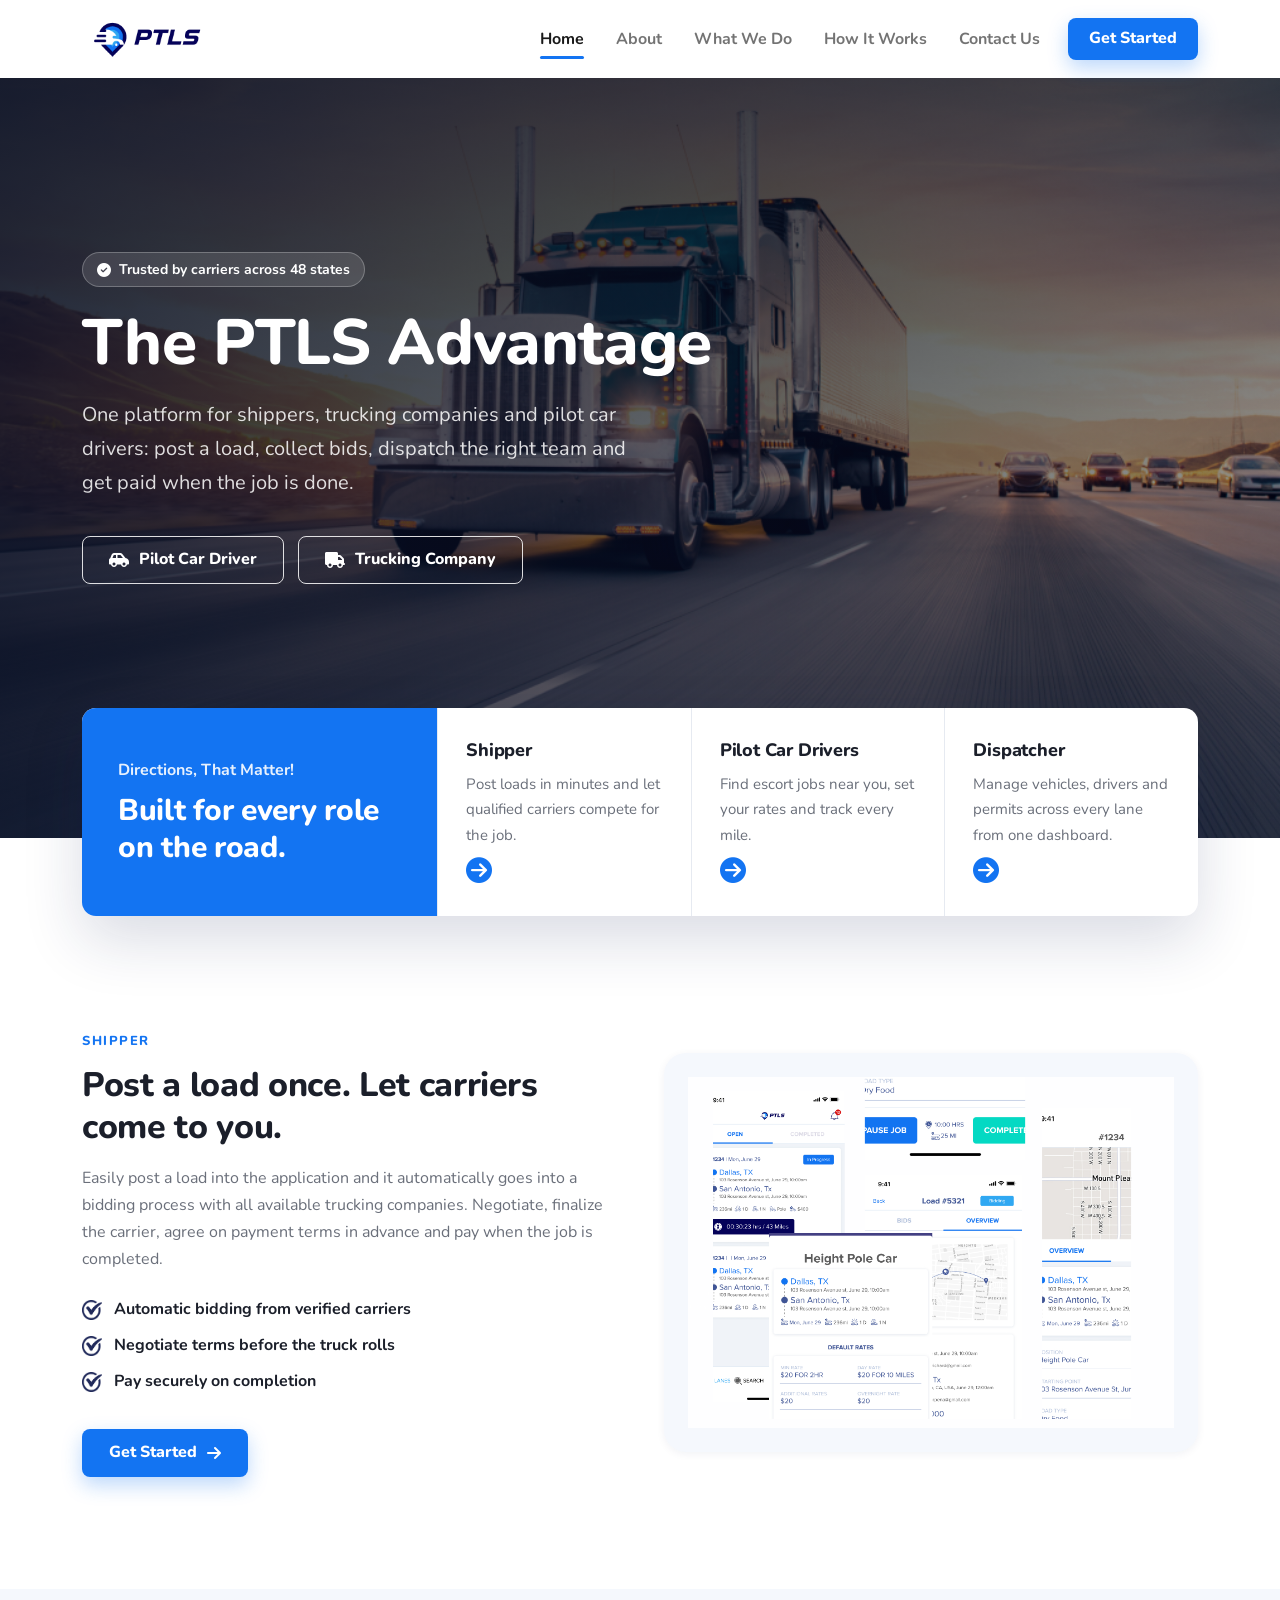
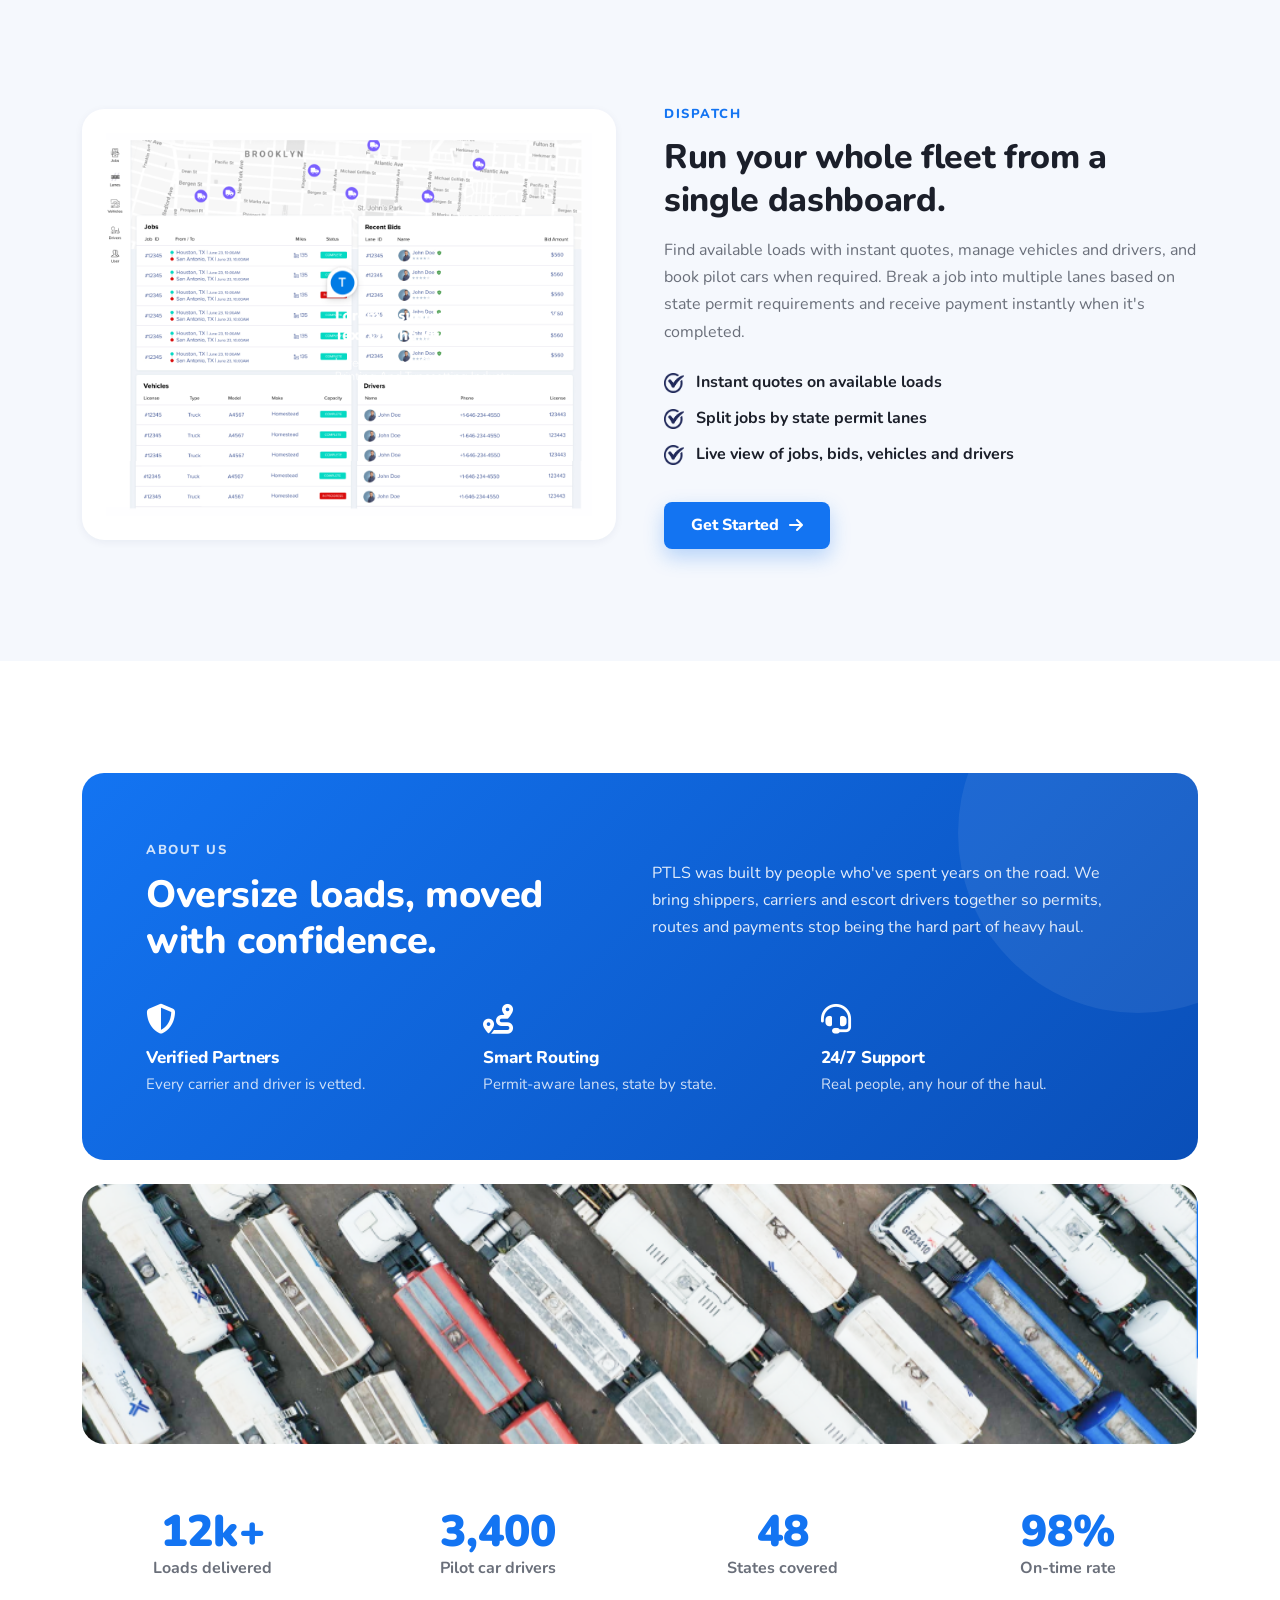
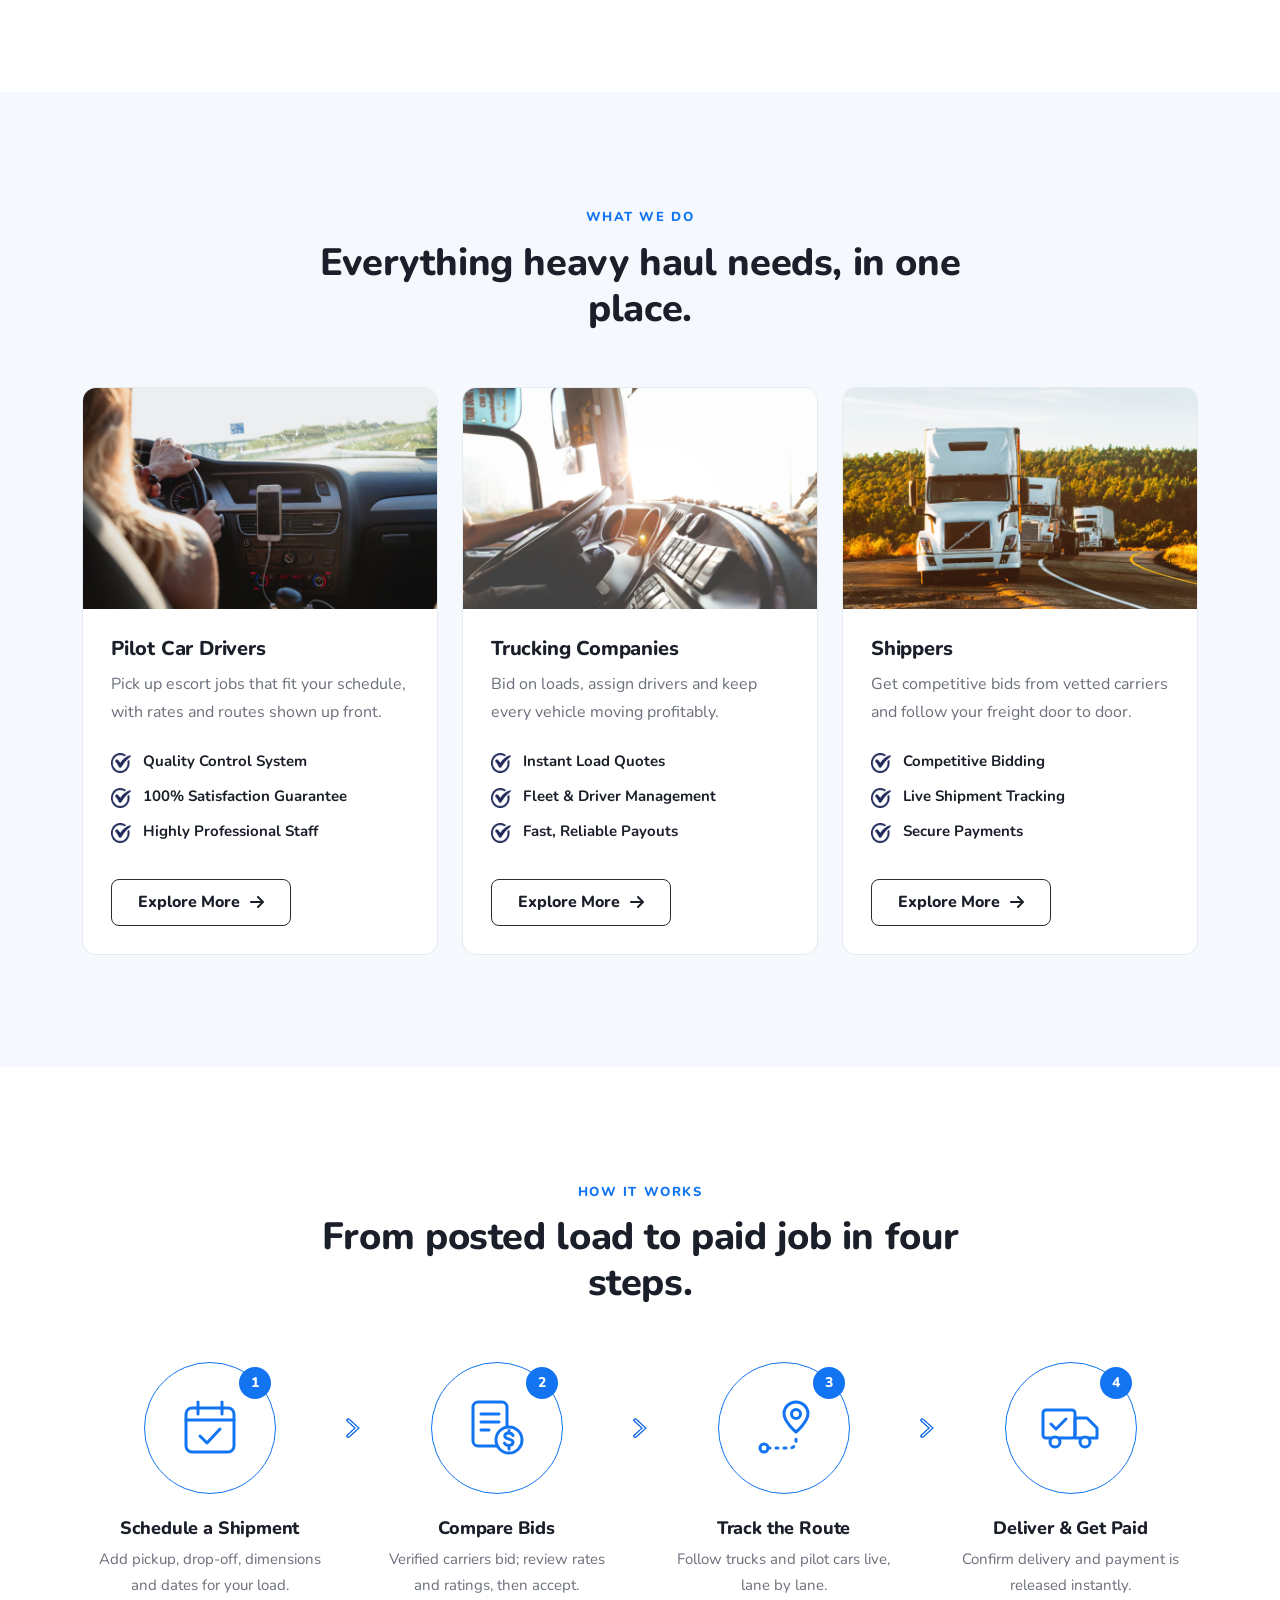
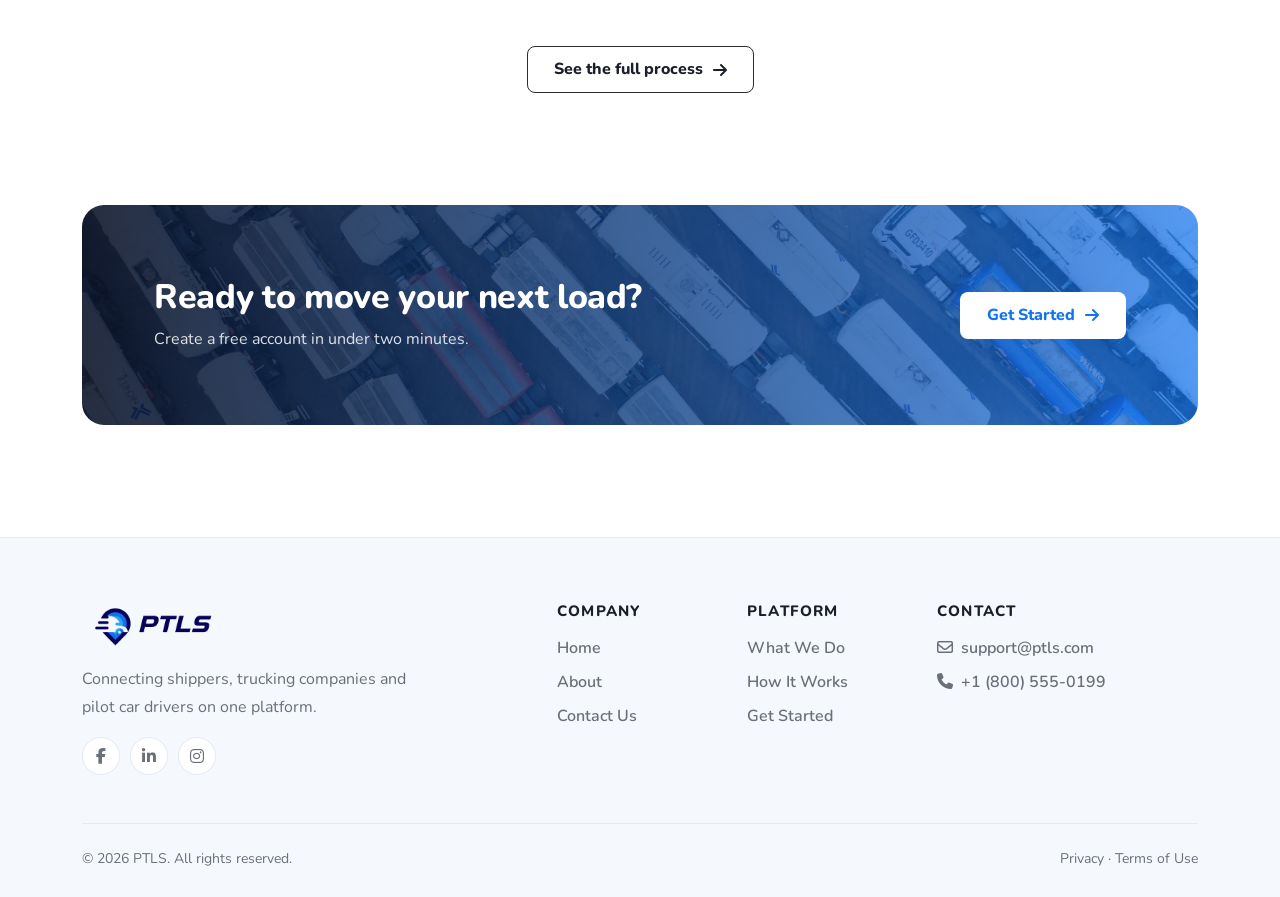
<file: index.html>
<!DOCTYPE html>
<html lang="en">

<head>
    <meta charset="UTF-8">
    <meta http-equiv="X-UA-Compatible" content="IE=edge">
    <meta name="viewport" content="width=device-width, initial-scale=1.0">
    <title>PTLS — Pilot Car &amp; Trucking Logistics</title>
    <meta name="description" content="PTLS connects shippers, trucking companies and pilot car drivers on one platform — post loads, take bids, dispatch and get paid.">
    <link rel="icon" type="image/svg+xml" href="images/favicon.svg">

    <!-- Fonts -->
    <link rel="preconnect" href="https://fonts.googleapis.com">
    <link rel="preconnect" href="https://fonts.gstatic.com" crossorigin>
    <link rel="stylesheet" href="https://fonts.googleapis.com/css2?family=Nunito:wght@400;600;700;800;900&display=swap">

    <!-- Font Awesome -->
    <link rel="stylesheet" href="https://cdnjs.cloudflare.com/ajax/libs/font-awesome/6.2.0/css/all.min.css"
        integrity="sha512-xh6O/CkQoPOWDdYTDqeRdPCVd1SpvCA9XXcUnZS2FmJNp1coAFzvtCN9BmamE+4aHK8yyUHUSCcJHgXloTyT2A=="
        crossorigin="anonymous" referrerpolicy="no-referrer" />

    <!-- Bootstrap -->
    <link rel="stylesheet" href="bootstrap-5.1.3-dist/css/bootstrap.min.css">
    <link rel="stylesheet" href="css/style.css">
</head>

<body>
    <nav class="navbar sticky-top navbar-expand-lg navbar-light site-nav">
        <div class="container">
            <a class="navbar-brand" href="index.html"><img class="logo" src="images/logo.png" alt="PTLS"></a>
            <button class="navbar-toggler" type="button" data-bs-toggle="collapse" data-bs-target="#navbarNav"
                aria-controls="navbarNav" aria-expanded="false" aria-label="Toggle navigation">
                <span class="navbar-toggler-icon"></span>
            </button>
            <div class="collapse navbar-collapse" id="navbarNav">
                <ul class="navbar-nav ms-auto align-items-lg-center">
                    <li class="nav-item"><a class="nav-link" href="index.html">Home</a></li>
                    <li class="nav-item"><a class="nav-link" href="about.html">About</a></li>
                    <li class="nav-item"><a class="nav-link" href="what-we-do.html">What We Do</a></li>
                    <li class="nav-item"><a class="nav-link" href="how-it-works.html">How It Works</a></li>
                    <li class="nav-item"><a class="nav-link" href="contact-us.html">Contact Us</a></li>
                    <li class="nav-item"><a class="btn-brand nav-cta" href="get-started.html">Get Started</a></li>
                </ul>
            </div>
        </div>
    </nav>

    <main>
        <!-- Hero -->
        <section class="hero">
            <div class="container">
                <div class="hero-badge"><i class="fa-solid fa-circle-check"></i> Trusted by carriers across 48 states</div>
                <h1>The PTLS Advantage</h1>
                <p>One platform for shippers, trucking companies and pilot car drivers: post a load, collect bids,
                    dispatch the right team and get paid when the job is done.</p>
                <div class="hero-actions">
                    <a class="btn-outline-white" href="get-started.html?role=pilot-car-driver"><i class="fa-solid fa-car-side"></i> Pilot Car Driver</a>
                    <a class="btn-outline-white" href="get-started.html?role=trucking-company"><i class="fa-solid fa-truck"></i> Trucking Company</a>
                </div>
            </div>
        </section>

        <!-- Audience strip -->
        <section class="audience">
            <div class="container">
                <div class="audience-grid">
                    <div class="audience-intro">
                        <span>Directions, That Matter!</span>
                        <h2>Built for every role on the road.</h2>
                    </div>
                    <a class="audience-item" href="what-we-do.html#shippers">
                        <h3>Shipper</h3>
                        <p>Post loads in minutes and let qualified carriers compete for the job.</p>
                        <i class="fa-solid fa-circle-arrow-right arrow" aria-hidden="true"></i>
                    </a>
                    <a class="audience-item" href="what-we-do.html#pilot-car-drivers">
                        <h3>Pilot Car Drivers</h3>
                        <p>Find escort jobs near you, set your rates and track every mile.</p>
                        <i class="fa-solid fa-circle-arrow-right arrow" aria-hidden="true"></i>
                    </a>
                    <a class="audience-item" href="what-we-do.html#trucking-companies">
                        <h3>Dispatcher</h3>
                        <p>Manage vehicles, drivers and permits across every lane from one dashboard.</p>
                        <i class="fa-solid fa-circle-arrow-right arrow" aria-hidden="true"></i>
                    </a>
                </div>
            </div>
        </section>

        <!-- Shipper -->
        <section class="section split" id="shippers">
            <div class="container">
                <div class="row align-items-center g-5">
                    <div class="col-lg-6 reveal">
                        <span class="eyebrow">Shipper</span>
                        <h2>Post a load once. Let carriers come to you.</h2>
                        <p class="mt-3">Easily post a load into the application and it automatically goes into a
                            bidding process with all available trucking companies. Negotiate, finalize the carrier,
                            agree on payment terms in advance and pay when the job is completed.</p>
                        <ul class="check-list">
                            <li><img src="images/check-icon.png" alt="">Automatic bidding from verified carriers</li>
                            <li><img src="images/check-icon.png" alt="">Negotiate terms before the truck rolls</li>
                            <li><img src="images/check-icon.png" alt="">Pay securely on completion</li>
                        </ul>
                        <a class="btn-brand mt-4" href="get-started.html?role=shipper">Get Started <i class="fa-solid fa-arrow-right"></i></a>
                    </div>
                    <div class="col-lg-6 reveal">
                        <div class="split-img"><img src="images/shipper-app-screens.png" alt="PTLS mobile app showing open loads, bids and route overview"></div>
                    </div>
                </div>
            </div>
        </section>

        <!-- Dispatch -->
        <section class="section section-soft split">
            <div class="container">
                <div class="row align-items-center g-5 flex-lg-row-reverse">
                    <div class="col-lg-6 reveal">
                        <span class="eyebrow">Dispatch</span>
                        <h2>Run your whole fleet from a single dashboard.</h2>
                        <p class="mt-3">Find available loads with instant quotes, manage vehicles and drivers, and book
                            pilot cars when required. Break a job into multiple lanes based on state permit
                            requirements and receive payment instantly when it's completed.</p>
                        <ul class="check-list">
                            <li><img src="images/check-icon.png" alt="">Instant quotes on available loads</li>
                            <li><img src="images/check-icon.png" alt="">Split jobs by state permit lanes</li>
                            <li><img src="images/check-icon.png" alt="">Live view of jobs, bids, vehicles and drivers</li>
                        </ul>
                        <a class="btn-brand mt-4" href="get-started.html?role=trucking-company">Get Started <i class="fa-solid fa-arrow-right"></i></a>
                    </div>
                    <div class="col-lg-6 reveal">
                        <div class="split-img bg-white"><img src="images/dispatch-dashboard.png" alt="PTLS dispatcher dashboard with jobs, recent bids, vehicles and drivers"></div>
                    </div>
                </div>
            </div>
        </section>

        <!-- About band -->
        <section class="section">
            <div class="container">
                <div class="about-band reveal">
                    <div class="row g-4 align-items-center">
                        <div class="col-lg-5">
                            <span class="eyebrow">About Us</span>
                            <h2 class="section-title mb-0">Oversize loads, moved with confidence.</h2>
                        </div>
                        <div class="col-lg-6 ms-auto">
                            <p class="mb-0">PTLS was built by people who've spent years on the road. We bring shippers,
                                carriers and escort drivers together so permits, routes and payments stop being the
                                hard part of heavy haul.</p>
                        </div>
                    </div>
                    <div class="pillars">
                        <div class="pillar">
                            <i class="fa-solid fa-shield-halved"></i>
                            <h4>Verified Partners</h4>
                            <span>Every carrier and driver is vetted.</span>
                        </div>
                        <div class="pillar">
                            <i class="fa-solid fa-route"></i>
                            <h4>Smart Routing</h4>
                            <span>Permit-aware lanes, state by state.</span>
                        </div>
                        <div class="pillar">
                            <i class="fa-solid fa-headset"></i>
                            <h4>24/7 Support</h4>
                            <span>Real people, any hour of the haul.</span>
                        </div>
                    </div>
                </div>
                <img class="fleet-img reveal" src="images/fleet-aerial.png" alt="Aerial view of a fleet of tanker trucks">

                <div class="stats mt-5 pt-3 reveal">
                    <div class="stat"><strong>12k+</strong><span>Loads delivered</span></div>
                    <div class="stat"><strong>3,400</strong><span>Pilot car drivers</span></div>
                    <div class="stat"><strong>48</strong><span>States covered</span></div>
                    <div class="stat"><strong>98%</strong><span>On-time rate</span></div>
                </div>
            </div>
        </section>

        <!-- What we do -->
        <section class="section section-soft">
            <div class="container">
                <div class="section-head reveal">
                    <span class="eyebrow">What We Do</span>
                    <h2 class="section-title">Everything heavy haul needs, in one place.</h2>
                </div>
                <div class="row g-4">
                    <div class="col-md-6 col-lg-4 reveal">
                        <article class="service-card">
                            <div class="thumb"><img src="images/pilot-car-driver.png" alt="Driver navigating with a phone mounted on the dashboard"></div>
                            <div class="body">
                                <h3>Pilot Car Drivers</h3>
                                <p>Pick up escort jobs that fit your schedule, with rates and routes shown up front.</p>
                                <ul class="check-list">
                                    <li><img src="images/check-icon.png" alt="">Quality Control System</li>
                                    <li><img src="images/check-icon.png" alt="">100% Satisfaction Guarantee</li>
                                    <li><img src="images/check-icon.png" alt="">Highly Professional Staff</li>
                                </ul>
                                <a class="btn-outline-ink" href="what-we-do.html#pilot-car-drivers">Explore More <i class="fa-solid fa-arrow-right"></i></a>
                            </div>
                        </article>
                    </div>
                    <div class="col-md-6 col-lg-4 reveal">
                        <article class="service-card">
                            <div class="thumb"><img src="images/truck-driver.png" alt="Truck driver at the wheel on the highway"></div>
                            <div class="body">
                                <h3>Trucking Companies</h3>
                                <p>Bid on loads, assign drivers and keep every vehicle moving profitably.</p>
                                <ul class="check-list">
                                    <li><img src="images/check-icon.png" alt="">Instant Load Quotes</li>
                                    <li><img src="images/check-icon.png" alt="">Fleet &amp; Driver Management</li>
                                    <li><img src="images/check-icon.png" alt="">Fast, Reliable Payouts</li>
                                </ul>
                                <a class="btn-outline-ink" href="what-we-do.html#trucking-companies">Explore More <i class="fa-solid fa-arrow-right"></i></a>
                            </div>
                        </article>
                    </div>
                    <div class="col-md-6 col-lg-4 reveal">
                        <article class="service-card">
                            <div class="thumb"><img src="images/trucking-fleet.png" alt="Three white semi trucks on a forest road"></div>
                            <div class="body">
                                <h3>Shippers</h3>
                                <p>Get competitive bids from vetted carriers and follow your freight door to door.</p>
                                <ul class="check-list">
                                    <li><img src="images/check-icon.png" alt="">Competitive Bidding</li>
                                    <li><img src="images/check-icon.png" alt="">Live Shipment Tracking</li>
                                    <li><img src="images/check-icon.png" alt="">Secure Payments</li>
                                </ul>
                                <a class="btn-outline-ink" href="what-we-do.html#shippers">Explore More <i class="fa-solid fa-arrow-right"></i></a>
                            </div>
                        </article>
                    </div>
                </div>
            </div>
        </section>

        <!-- How it works -->
        <section class="section">
            <div class="container">
                <div class="section-head reveal">
                    <span class="eyebrow">How It Works</span>
                    <h2 class="section-title">From posted load to paid job in four steps.</h2>
                </div>
                <div class="steps reveal">
                    <div class="step">
                        <div class="step-icon"><img src="images/step-schedule.svg" alt=""></div>
                        <h3>Schedule a Shipment</h3>
                        <p>Add pickup, drop-off, dimensions and dates for your load.</p>
                    </div>
                    <div class="step">
                        <div class="step-icon"><img src="images/step-bids.svg" alt=""></div>
                        <h3>Compare Bids</h3>
                        <p>Verified carriers bid; review rates and ratings, then accept.</p>
                    </div>
                    <div class="step">
                        <div class="step-icon"><img src="images/step-track.svg" alt=""></div>
                        <h3>Track the Route</h3>
                        <p>Follow trucks and pilot cars live, lane by lane.</p>
                    </div>
                    <div class="step">
                        <div class="step-icon"><img src="images/step-deliver.svg" alt=""></div>
                        <h3>Deliver &amp; Get Paid</h3>
                        <p>Confirm delivery and payment is released instantly.</p>
                    </div>
                </div>
                <div class="text-center mt-5">
                    <a class="btn-outline-ink" href="how-it-works.html">See the full process <i class="fa-solid fa-arrow-right"></i></a>
                </div>
            </div>
        </section>

        <!-- CTA -->
        <section>
            <div class="container">
                <div class="cta-band reveal">
                    <div>
                        <h2>Ready to move your next load?</h2>
                        <p>Create a free account in under two minutes.</p>
                    </div>
                    <a class="btn-ghost" href="get-started.html">Get Started <i class="fa-solid fa-arrow-right"></i></a>
                </div>
            </div>
        </section>
    </main>

    <footer class="site-footer">
        <div class="container">
            <div class="row g-4">
                <div class="col-lg-4">
                    <img class="logo" src="images/logo.png" alt="PTLS">
                    <p>Connecting shippers, trucking companies and pilot car drivers on one platform.</p>
                    <div class="socials">
                        <a href="#" aria-label="Facebook"><i class="fa-brands fa-facebook-f"></i></a>
                        <a href="#" aria-label="LinkedIn"><i class="fa-brands fa-linkedin-in"></i></a>
                        <a href="#" aria-label="Instagram"><i class="fa-brands fa-instagram"></i></a>
                    </div>
                </div>
                <div class="col-6 col-lg-2 offset-lg-1">
                    <h5>Company</h5>
                    <ul class="footer-links">
                        <li><a href="index.html">Home</a></li>
                        <li><a href="about.html">About</a></li>
                        <li><a href="contact-us.html">Contact Us</a></li>
                    </ul>
                </div>
                <div class="col-6 col-lg-2">
                    <h5>Platform</h5>
                    <ul class="footer-links">
                        <li><a href="what-we-do.html">What We Do</a></li>
                        <li><a href="how-it-works.html">How It Works</a></li>
                        <li><a href="get-started.html">Get Started</a></li>
                    </ul>
                </div>
                <div class="col-lg-3">
                    <h5>Contact</h5>
                    <ul class="footer-links">
                        <li><a href="mailto:support@ptls.com"><i class="fa-regular fa-envelope me-2"></i>support@ptls.com</a></li>
                        <li><a href="tel:+18005550199"><i class="fa-solid fa-phone me-2"></i>+1 (800) 555-0199</a></li>
                    </ul>
                </div>
            </div>
            <div class="footer-bottom">
                <span>&copy; <span data-year>2020</span> PTLS. All rights reserved.</span>
                <span><a href="privacy-policy.html">Privacy</a> &middot; <a href="terms-of-use.html">Terms of Use</a></span>
            </div>
        </div>
    </footer>

    <script src="bootstrap-5.1.3-dist/js/bootstrap.bundle.min.js"></script>
    <script src="js/main.js"></script>
</body>

</html>
</file>
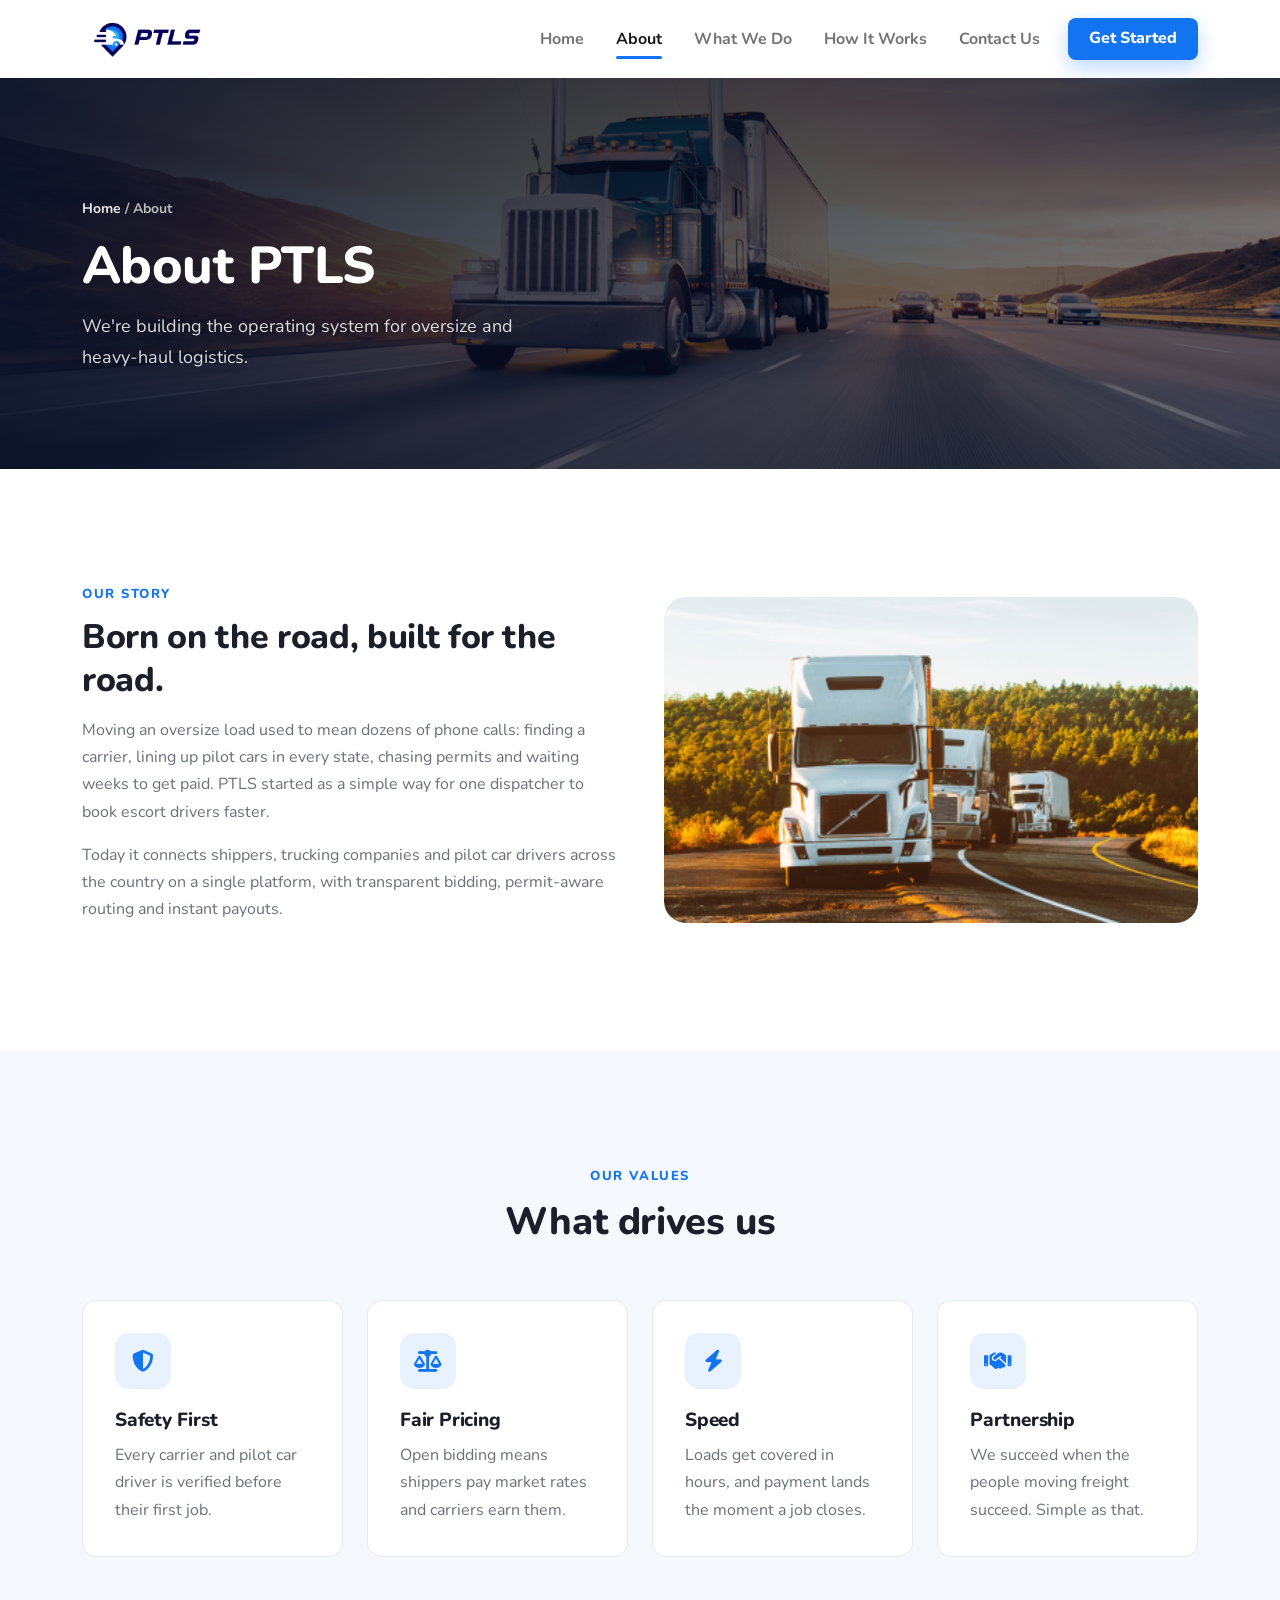
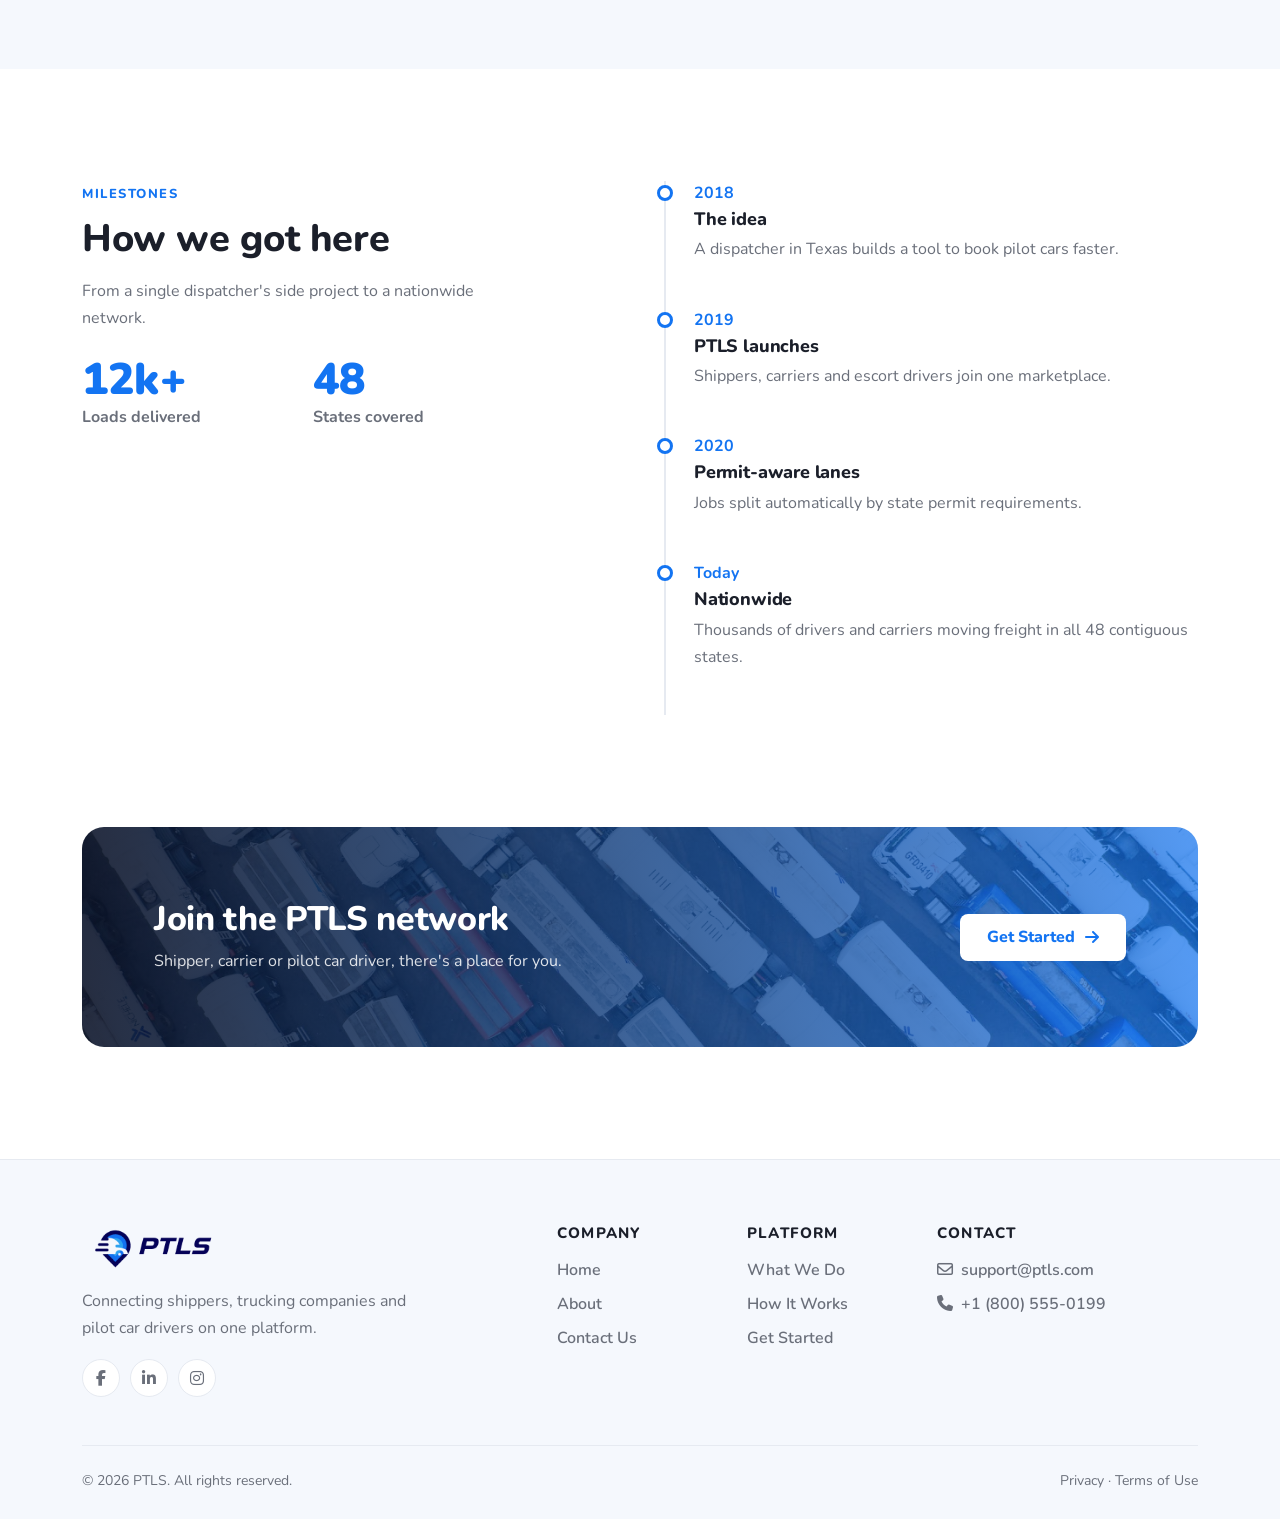
<file: about.html>
<!DOCTYPE html>
<html lang="en">

<head>
    <meta charset="UTF-8">
    <meta http-equiv="X-UA-Compatible" content="IE=edge">
    <meta name="viewport" content="width=device-width, initial-scale=1.0">
    <title>About Us — PTLS</title>
    <meta name="description" content="The story, values and milestones behind PTLS.">
    <link rel="icon" type="image/svg+xml" href="images/favicon.svg">

    <!-- Fonts -->
    <link rel="preconnect" href="https://fonts.googleapis.com">
    <link rel="preconnect" href="https://fonts.gstatic.com" crossorigin>
    <link rel="stylesheet" href="https://fonts.googleapis.com/css2?family=Nunito:wght@400;600;700;800;900&display=swap">

    <!-- Font Awesome -->
    <link rel="stylesheet" href="https://cdnjs.cloudflare.com/ajax/libs/font-awesome/6.2.0/css/all.min.css"
        integrity="sha512-xh6O/CkQoPOWDdYTDqeRdPCVd1SpvCA9XXcUnZS2FmJNp1coAFzvtCN9BmamE+4aHK8yyUHUSCcJHgXloTyT2A=="
        crossorigin="anonymous" referrerpolicy="no-referrer" />

    <!-- Bootstrap -->
    <link rel="stylesheet" href="bootstrap-5.1.3-dist/css/bootstrap.min.css">
    <link rel="stylesheet" href="css/style.css">
</head>

<body>
    <nav class="navbar sticky-top navbar-expand-lg navbar-light site-nav">
        <div class="container">
            <a class="navbar-brand" href="index.html"><img class="logo" src="images/logo.png" alt="PTLS"></a>
            <button class="navbar-toggler" type="button" data-bs-toggle="collapse" data-bs-target="#navbarNav"
                aria-controls="navbarNav" aria-expanded="false" aria-label="Toggle navigation">
                <span class="navbar-toggler-icon"></span>
            </button>
            <div class="collapse navbar-collapse" id="navbarNav">
                <ul class="navbar-nav ms-auto align-items-lg-center">
                    <li class="nav-item"><a class="nav-link" href="index.html">Home</a></li>
                    <li class="nav-item"><a class="nav-link" href="about.html">About</a></li>
                    <li class="nav-item"><a class="nav-link" href="what-we-do.html">What We Do</a></li>
                    <li class="nav-item"><a class="nav-link" href="how-it-works.html">How It Works</a></li>
                    <li class="nav-item"><a class="nav-link" href="contact-us.html">Contact Us</a></li>
                    <li class="nav-item"><a class="btn-brand nav-cta" href="get-started.html">Get Started</a></li>
                </ul>
            </div>
        </div>
    </nav>

    <main>
        <section class="page-hero truck">
            <div class="container">
                <div class="crumbs"><a href="index.html">Home</a> / About</div>
                <h1>About PTLS</h1>
                <p>We're building the operating system for oversize and heavy-haul logistics.</p>
            </div>
        </section>

        <section class="section split">
            <div class="container">
                <div class="row align-items-center g-5">
                    <div class="col-lg-6 reveal">
                        <span class="eyebrow">Our Story</span>
                        <h2>Born on the road, built for the road.</h2>
                        <p class="mt-3">Moving an oversize load used to mean dozens of phone calls: finding a carrier,
                            lining up pilot cars in every state, chasing permits and waiting weeks to get paid.
                            PTLS started as a simple way for one dispatcher to book escort drivers faster.</p>
                        <p>Today it connects shippers, trucking companies and pilot car drivers across the country
                            on a single platform, with transparent bidding, permit-aware routing and instant
                            payouts.</p>
                    </div>
                    <div class="col-lg-6 reveal">
                        <img class="fleet-img mt-0" style="height:auto" src="images/trucking-fleet.png" alt="Three white semi trucks on a forest road">
                    </div>
                </div>
            </div>
        </section>

        <section class="section section-soft">
            <div class="container">
                <div class="section-head reveal">
                    <span class="eyebrow">Our Values</span>
                    <h2 class="section-title">What drives us</h2>
                </div>
                <div class="row g-4">
                    <div class="col-md-6 col-lg-3 reveal">
                        <div class="info-card">
                            <div class="icon-badge"><i class="fa-solid fa-shield-halved"></i></div>
                            <h3>Safety First</h3>
                            <p>Every carrier and pilot car driver is verified before their first job.</p>
                        </div>
                    </div>
                    <div class="col-md-6 col-lg-3 reveal">
                        <div class="info-card">
                            <div class="icon-badge"><i class="fa-solid fa-scale-balanced"></i></div>
                            <h3>Fair Pricing</h3>
                            <p>Open bidding means shippers pay market rates and carriers earn them.</p>
                        </div>
                    </div>
                    <div class="col-md-6 col-lg-3 reveal">
                        <div class="info-card">
                            <div class="icon-badge"><i class="fa-solid fa-bolt"></i></div>
                            <h3>Speed</h3>
                            <p>Loads get covered in hours, and payment lands the moment a job closes.</p>
                        </div>
                    </div>
                    <div class="col-md-6 col-lg-3 reveal">
                        <div class="info-card">
                            <div class="icon-badge"><i class="fa-solid fa-handshake"></i></div>
                            <h3>Partnership</h3>
                            <p>We succeed when the people moving freight succeed. Simple as that.</p>
                        </div>
                    </div>
                </div>
            </div>
        </section>

        <section class="section">
            <div class="container">
                <div class="row g-5">
                    <div class="col-lg-5 reveal">
                        <span class="eyebrow">Milestones</span>
                        <h2 class="section-title">How we got here</h2>
                        <p>From a single dispatcher's side project to a nationwide network.</p>
                        <div class="stats mt-4" style="grid-template-columns:repeat(2,1fr);text-align:left">
                            <div class="stat"><strong>12k+</strong><span>Loads delivered</span></div>
                            <div class="stat"><strong>48</strong><span>States covered</span></div>
                        </div>
                    </div>
                    <div class="col-lg-6 offset-lg-1 reveal">
                        <ol class="timeline">
                            <li><strong>2018</strong><h4>The idea</h4><p>A dispatcher in Texas builds a tool to book pilot cars faster.</p></li>
                            <li><strong>2019</strong><h4>PTLS launches</h4><p>Shippers, carriers and escort drivers join one marketplace.</p></li>
                            <li><strong>2020</strong><h4>Permit-aware lanes</h4><p>Jobs split automatically by state permit requirements.</p></li>
                            <li><strong>Today</strong><h4>Nationwide</h4><p>Thousands of drivers and carriers moving freight in all 48 contiguous states.</p></li>
                        </ol>
                    </div>
                </div>
            </div>
        </section>

        <section>
            <div class="container">
                <div class="cta-band reveal">
                    <div>
                        <h2>Join the PTLS network</h2>
                        <p>Shipper, carrier or pilot car driver, there's a place for you.</p>
                    </div>
                    <a class="btn-ghost" href="get-started.html">Get Started <i class="fa-solid fa-arrow-right"></i></a>
                </div>
            </div>
        </section>
    </main>

    <footer class="site-footer">
        <div class="container">
            <div class="row g-4">
                <div class="col-lg-4">
                    <img class="logo" src="images/logo.png" alt="PTLS">
                    <p>Connecting shippers, trucking companies and pilot car drivers on one platform.</p>
                    <div class="socials">
                        <a href="#" aria-label="Facebook"><i class="fa-brands fa-facebook-f"></i></a>
                        <a href="#" aria-label="LinkedIn"><i class="fa-brands fa-linkedin-in"></i></a>
                        <a href="#" aria-label="Instagram"><i class="fa-brands fa-instagram"></i></a>
                    </div>
                </div>
                <div class="col-6 col-lg-2 offset-lg-1">
                    <h5>Company</h5>
                    <ul class="footer-links">
                        <li><a href="index.html">Home</a></li>
                        <li><a href="about.html">About</a></li>
                        <li><a href="contact-us.html">Contact Us</a></li>
                    </ul>
                </div>
                <div class="col-6 col-lg-2">
                    <h5>Platform</h5>
                    <ul class="footer-links">
                        <li><a href="what-we-do.html">What We Do</a></li>
                        <li><a href="how-it-works.html">How It Works</a></li>
                        <li><a href="get-started.html">Get Started</a></li>
                    </ul>
                </div>
                <div class="col-lg-3">
                    <h5>Contact</h5>
                    <ul class="footer-links">
                        <li><a href="mailto:support@ptls.com"><i class="fa-regular fa-envelope me-2"></i>support@ptls.com</a></li>
                        <li><a href="tel:+18005550199"><i class="fa-solid fa-phone me-2"></i>+1 (800) 555-0199</a></li>
                    </ul>
                </div>
            </div>
            <div class="footer-bottom">
                <span>&copy; <span data-year>2020</span> PTLS. All rights reserved.</span>
                <span><a href="privacy-policy.html">Privacy</a> &middot; <a href="terms-of-use.html">Terms of Use</a></span>
            </div>
        </div>
    </footer>

    <script src="bootstrap-5.1.3-dist/js/bootstrap.bundle.min.js"></script>
    <script src="js/main.js"></script>
</body>

</html>
</file>
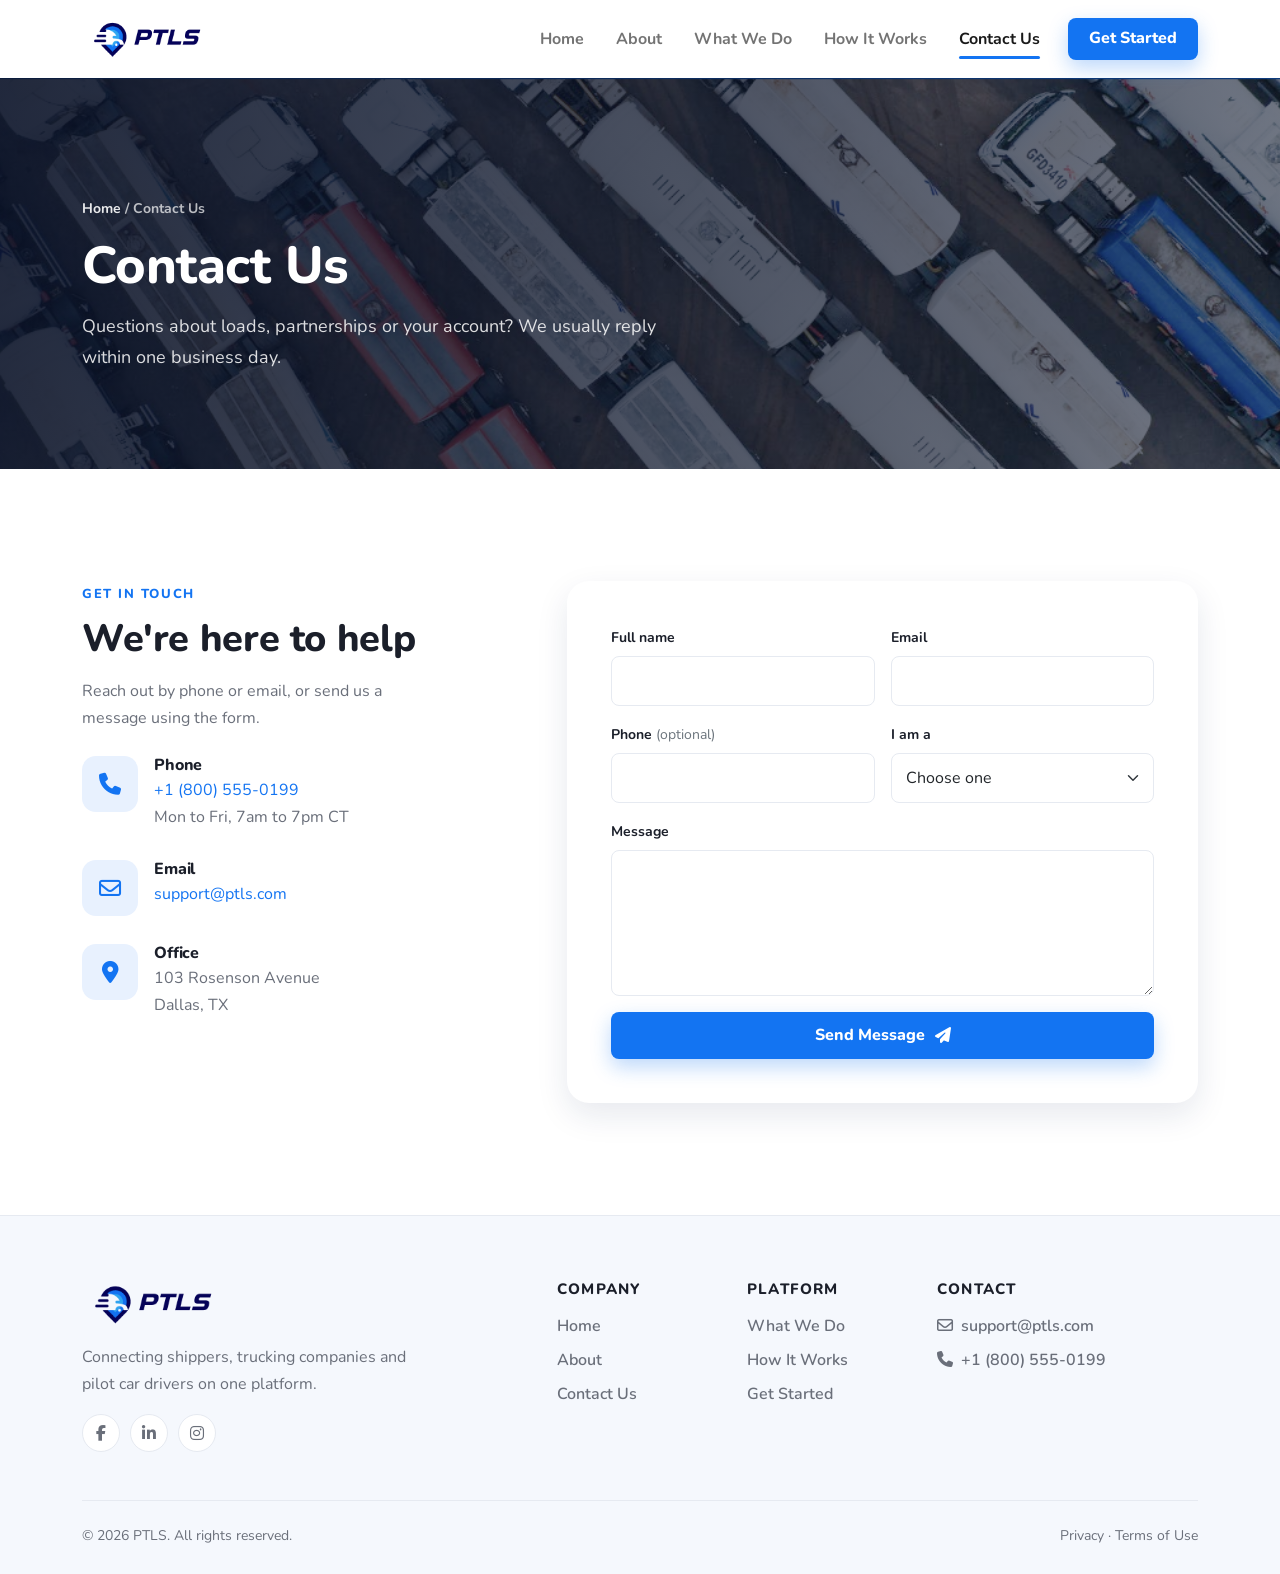
<file: contact-us.html>
<!DOCTYPE html>
<html lang="en">

<head>
    <meta charset="UTF-8">
    <meta http-equiv="X-UA-Compatible" content="IE=edge">
    <meta name="viewport" content="width=device-width, initial-scale=1.0">
    <title>Contact Us — PTLS</title>
    <meta name="description" content="Get in touch with the PTLS team.">
    <link rel="icon" type="image/svg+xml" href="images/favicon.svg">

    <!-- Fonts -->
    <link rel="preconnect" href="https://fonts.googleapis.com">
    <link rel="preconnect" href="https://fonts.gstatic.com" crossorigin>
    <link rel="stylesheet" href="https://fonts.googleapis.com/css2?family=Nunito:wght@400;600;700;800;900&display=swap">

    <!-- Font Awesome -->
    <link rel="stylesheet" href="https://cdnjs.cloudflare.com/ajax/libs/font-awesome/6.2.0/css/all.min.css"
        integrity="sha512-xh6O/CkQoPOWDdYTDqeRdPCVd1SpvCA9XXcUnZS2FmJNp1coAFzvtCN9BmamE+4aHK8yyUHUSCcJHgXloTyT2A=="
        crossorigin="anonymous" referrerpolicy="no-referrer" />

    <!-- Bootstrap -->
    <link rel="stylesheet" href="bootstrap-5.1.3-dist/css/bootstrap.min.css">
    <link rel="stylesheet" href="css/style.css">
</head>

<body>
    <nav class="navbar sticky-top navbar-expand-lg navbar-light site-nav">
        <div class="container">
            <a class="navbar-brand" href="index.html"><img class="logo" src="images/logo.png" alt="PTLS"></a>
            <button class="navbar-toggler" type="button" data-bs-toggle="collapse" data-bs-target="#navbarNav"
                aria-controls="navbarNav" aria-expanded="false" aria-label="Toggle navigation">
                <span class="navbar-toggler-icon"></span>
            </button>
            <div class="collapse navbar-collapse" id="navbarNav">
                <ul class="navbar-nav ms-auto align-items-lg-center">
                    <li class="nav-item"><a class="nav-link" href="index.html">Home</a></li>
                    <li class="nav-item"><a class="nav-link" href="about.html">About</a></li>
                    <li class="nav-item"><a class="nav-link" href="what-we-do.html">What We Do</a></li>
                    <li class="nav-item"><a class="nav-link" href="how-it-works.html">How It Works</a></li>
                    <li class="nav-item"><a class="nav-link" href="contact-us.html">Contact Us</a></li>
                    <li class="nav-item"><a class="btn-brand nav-cta" href="get-started.html">Get Started</a></li>
                </ul>
            </div>
        </div>
    </nav>

    <main>
        <section class="page-hero">
            <div class="container">
                <div class="crumbs"><a href="index.html">Home</a> / Contact Us</div>
                <h1>Contact Us</h1>
                <p>Questions about loads, partnerships or your account? We usually reply within one business day.</p>
            </div>
        </section>

        <section class="section">
            <div class="container">
                <div class="row g-5">
                    <div class="col-lg-4 reveal">
                        <span class="eyebrow">Get in touch</span>
                        <h2 class="section-title">We're here to help</h2>
                        <p class="mb-4">Reach out by phone or email, or send us a message using the form.</p>
                        <div class="contact-item">
                            <div class="icon-badge"><i class="fa-solid fa-phone"></i></div>
                            <div>
                                <h4>Phone</h4>
                                <p><a href="tel:+18005550199">+1 (800) 555-0199</a><br>Mon to Fri, 7am to 7pm CT</p>
                            </div>
                        </div>
                        <div class="contact-item">
                            <div class="icon-badge"><i class="fa-regular fa-envelope"></i></div>
                            <div>
                                <h4>Email</h4>
                                <p><a href="mailto:support@ptls.com">support@ptls.com</a></p>
                            </div>
                        </div>
                        <div class="contact-item">
                            <div class="icon-badge"><i class="fa-solid fa-location-dot"></i></div>
                            <div>
                                <h4>Office</h4>
                                <p>103 Rosenson Avenue<br>Dallas, TX</p>
                            </div>
                        </div>
                    </div>
                    <div class="col-lg-7 offset-lg-1 reveal">
                        <div class="form-card">
                            <form class="needs-validation" novalidate>
                                <div class="row g-3">
                                    <div class="col-md-6">
                                        <label class="form-label" for="c-name">Full name</label>
                                        <input class="form-control" id="c-name" name="name" type="text" autocomplete="name" required>
                                        <div class="invalid-feedback">Please enter your name.</div>
                                    </div>
                                    <div class="col-md-6">
                                        <label class="form-label" for="c-email">Email</label>
                                        <input class="form-control" id="c-email" name="email" type="email" autocomplete="email" required>
                                        <div class="invalid-feedback">Please enter a valid email.</div>
                                    </div>
                                    <div class="col-md-6">
                                        <label class="form-label" for="c-phone">Phone <span class="text-muted fw-normal">(optional)</span></label>
                                        <input class="form-control" id="c-phone" name="phone" type="tel" autocomplete="tel">
                                    </div>
                                    <div class="col-md-6">
                                        <label class="form-label" for="c-topic">I am a</label>
                                        <select class="form-select" id="c-topic" name="topic" required>
                                            <option value="" selected disabled>Choose one</option>
                                            <option>Shipper</option>
                                            <option>Trucking Company</option>
                                            <option>Pilot Car Driver</option>
                                            <option>Other</option>
                                        </select>
                                        <div class="invalid-feedback">Please choose an option.</div>
                                    </div>
                                    <div class="col-12">
                                        <label class="form-label" for="c-msg">Message</label>
                                        <textarea class="form-control" id="c-msg" name="message" rows="5" required></textarea>
                                        <div class="invalid-feedback">Please enter a message.</div>
                                    </div>
                                    <div class="col-12">
                                        <button class="btn-brand w-100" type="submit">Send Message <i class="fa-solid fa-paper-plane"></i></button>
                                    </div>
                                </div>
                            </form>
                            <div class="form-success" role="status">
                                <i class="fa-solid fa-circle-check"></i>
                                <h3>Message sent!</h3>
                                <p>Thanks for reaching out. Our team will get back to you shortly.</p>
                                <a class="btn-outline-ink mt-2" href="index.html">Back to Home</a>
                            </div>
                        </div>
                    </div>
                </div>
            </div>
        </section>
    </main>

    <footer class="site-footer">
        <div class="container">
            <div class="row g-4">
                <div class="col-lg-4">
                    <img class="logo" src="images/logo.png" alt="PTLS">
                    <p>Connecting shippers, trucking companies and pilot car drivers on one platform.</p>
                    <div class="socials">
                        <a href="#" aria-label="Facebook"><i class="fa-brands fa-facebook-f"></i></a>
                        <a href="#" aria-label="LinkedIn"><i class="fa-brands fa-linkedin-in"></i></a>
                        <a href="#" aria-label="Instagram"><i class="fa-brands fa-instagram"></i></a>
                    </div>
                </div>
                <div class="col-6 col-lg-2 offset-lg-1">
                    <h5>Company</h5>
                    <ul class="footer-links">
                        <li><a href="index.html">Home</a></li>
                        <li><a href="about.html">About</a></li>
                        <li><a href="contact-us.html">Contact Us</a></li>
                    </ul>
                </div>
                <div class="col-6 col-lg-2">
                    <h5>Platform</h5>
                    <ul class="footer-links">
                        <li><a href="what-we-do.html">What We Do</a></li>
                        <li><a href="how-it-works.html">How It Works</a></li>
                        <li><a href="get-started.html">Get Started</a></li>
                    </ul>
                </div>
                <div class="col-lg-3">
                    <h5>Contact</h5>
                    <ul class="footer-links">
                        <li><a href="mailto:support@ptls.com"><i class="fa-regular fa-envelope me-2"></i>support@ptls.com</a></li>
                        <li><a href="tel:+18005550199"><i class="fa-solid fa-phone me-2"></i>+1 (800) 555-0199</a></li>
                    </ul>
                </div>
            </div>
            <div class="footer-bottom">
                <span>&copy; <span data-year>2020</span> PTLS. All rights reserved.</span>
                <span><a href="privacy-policy.html">Privacy</a> &middot; <a href="terms-of-use.html">Terms of Use</a></span>
            </div>
        </div>
    </footer>

    <script src="bootstrap-5.1.3-dist/js/bootstrap.bundle.min.js"></script>
    <script src="js/main.js"></script>
</body>

</html>
</file>
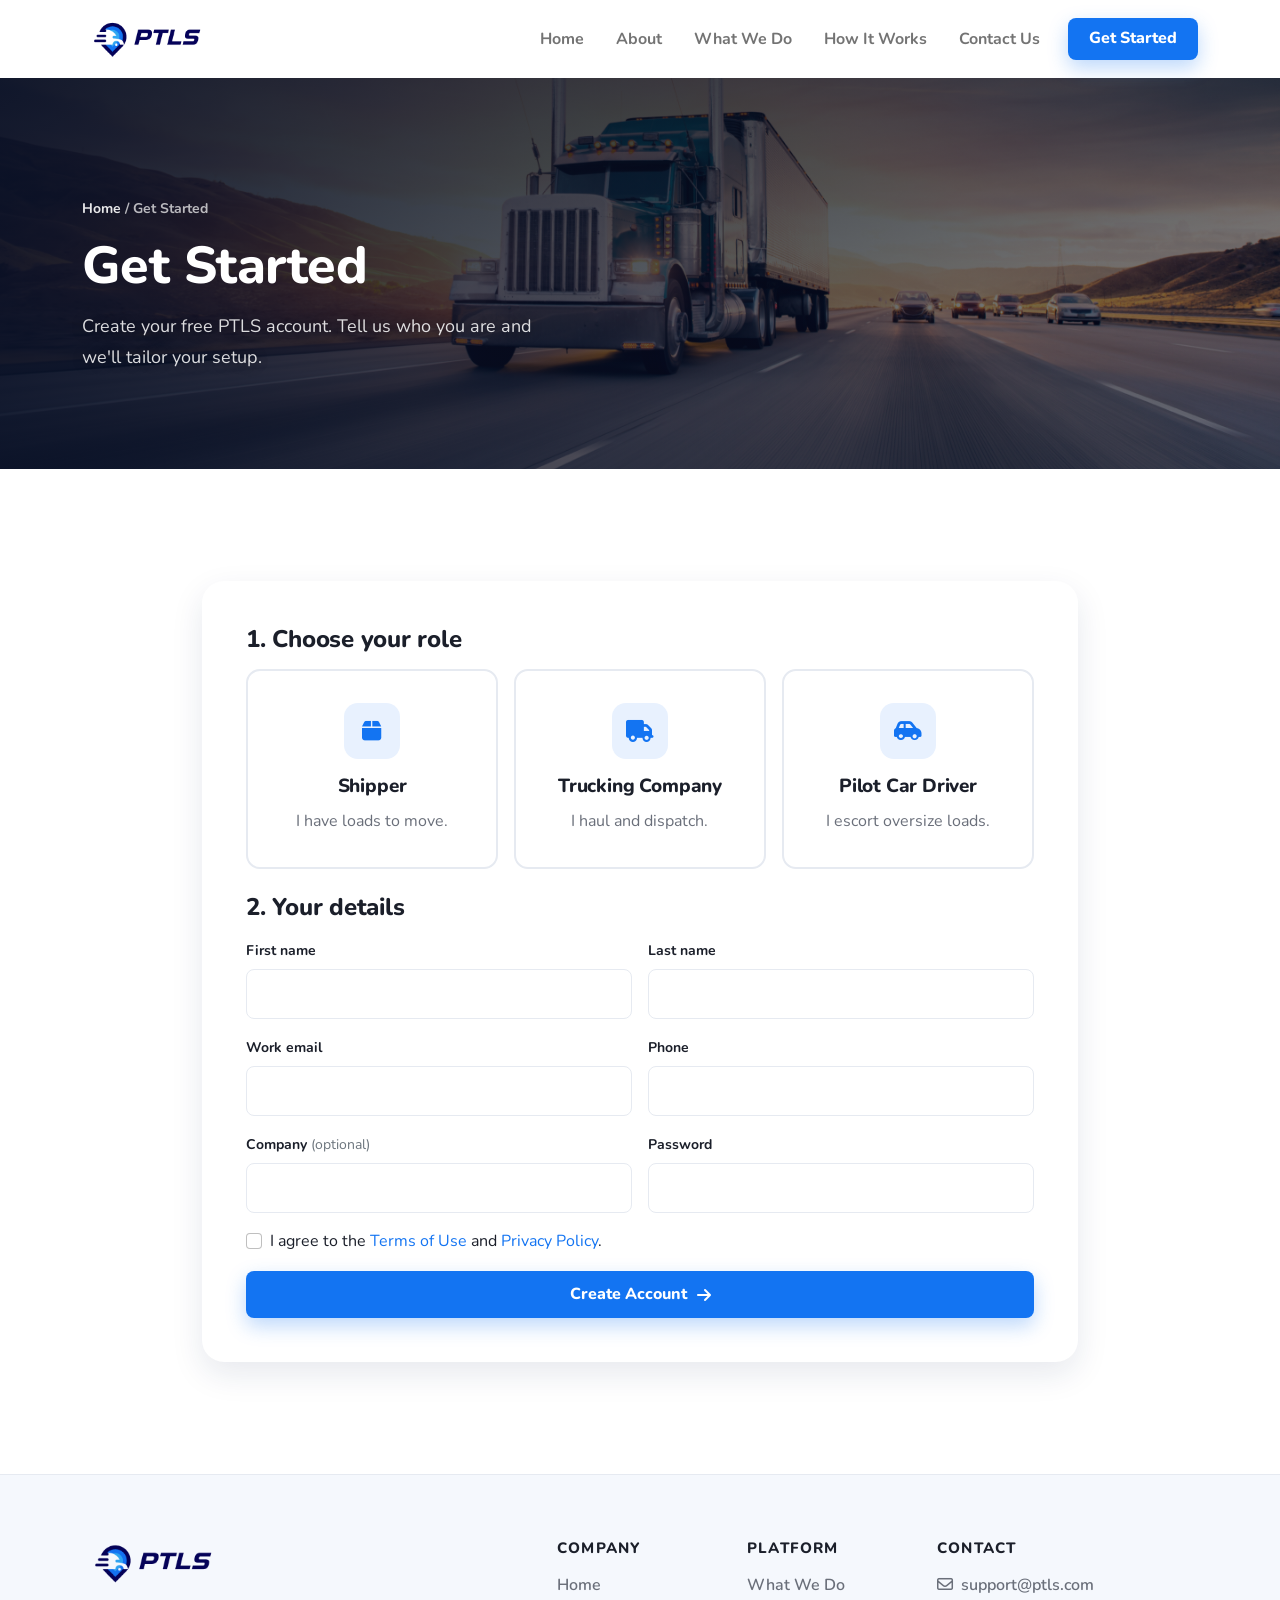
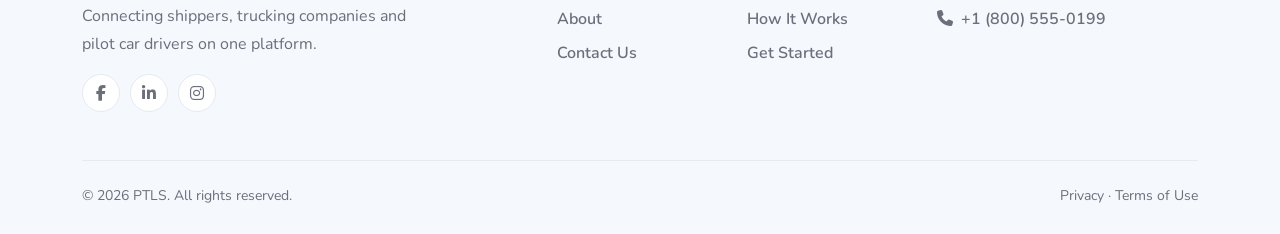
<file: get-started.html>
<!DOCTYPE html>
<html lang="en">

<head>
    <meta charset="UTF-8">
    <meta http-equiv="X-UA-Compatible" content="IE=edge">
    <meta name="viewport" content="width=device-width, initial-scale=1.0">
    <title>Get Started — PTLS</title>
    <meta name="description" content="Create your free PTLS account as a shipper, trucking company or pilot car driver.">
    <link rel="icon" type="image/svg+xml" href="images/favicon.svg">

    <!-- Fonts -->
    <link rel="preconnect" href="https://fonts.googleapis.com">
    <link rel="preconnect" href="https://fonts.gstatic.com" crossorigin>
    <link rel="stylesheet" href="https://fonts.googleapis.com/css2?family=Nunito:wght@400;600;700;800;900&display=swap">

    <!-- Font Awesome -->
    <link rel="stylesheet" href="https://cdnjs.cloudflare.com/ajax/libs/font-awesome/6.2.0/css/all.min.css"
        integrity="sha512-xh6O/CkQoPOWDdYTDqeRdPCVd1SpvCA9XXcUnZS2FmJNp1coAFzvtCN9BmamE+4aHK8yyUHUSCcJHgXloTyT2A=="
        crossorigin="anonymous" referrerpolicy="no-referrer" />

    <!-- Bootstrap -->
    <link rel="stylesheet" href="bootstrap-5.1.3-dist/css/bootstrap.min.css">
    <link rel="stylesheet" href="css/style.css">
</head>

<body>
    <nav class="navbar sticky-top navbar-expand-lg navbar-light site-nav">
        <div class="container">
            <a class="navbar-brand" href="index.html"><img class="logo" src="images/logo.png" alt="PTLS"></a>
            <button class="navbar-toggler" type="button" data-bs-toggle="collapse" data-bs-target="#navbarNav"
                aria-controls="navbarNav" aria-expanded="false" aria-label="Toggle navigation">
                <span class="navbar-toggler-icon"></span>
            </button>
            <div class="collapse navbar-collapse" id="navbarNav">
                <ul class="navbar-nav ms-auto align-items-lg-center">
                    <li class="nav-item"><a class="nav-link" href="index.html">Home</a></li>
                    <li class="nav-item"><a class="nav-link" href="about.html">About</a></li>
                    <li class="nav-item"><a class="nav-link" href="what-we-do.html">What We Do</a></li>
                    <li class="nav-item"><a class="nav-link" href="how-it-works.html">How It Works</a></li>
                    <li class="nav-item"><a class="nav-link" href="contact-us.html">Contact Us</a></li>
                    <li class="nav-item"><a class="btn-brand nav-cta" href="get-started.html">Get Started</a></li>
                </ul>
            </div>
        </div>
    </nav>

    <main>
        <section class="page-hero truck">
            <div class="container">
                <div class="crumbs"><a href="index.html">Home</a> / Get Started</div>
                <h1>Get Started</h1>
                <p>Create your free PTLS account. Tell us who you are and we'll tailor your setup.</p>
            </div>
        </section>

        <section class="section">
            <div class="container" style="max-width:900px">
                <div class="form-card reveal">
                    <form class="needs-validation" novalidate>
                        <h2 class="h4 mb-3">1. Choose your role</h2>
                        <div class="row g-3 mb-4">
                            <div class="col-md-4">
                                <label class="role-option">
                                    <input type="radio" name="role" value="shipper" required>
                                    <div class="info-card">
                                        <div class="icon-badge"><i class="fa-solid fa-box"></i></div>
                                        <h3>Shipper</h3>
                                        <p>I have loads to move.</p>
                                    </div>
                                </label>
                            </div>
                            <div class="col-md-4">
                                <label class="role-option">
                                    <input type="radio" name="role" value="trucking-company">
                                    <div class="info-card">
                                        <div class="icon-badge"><i class="fa-solid fa-truck"></i></div>
                                        <h3>Trucking Company</h3>
                                        <p>I haul and dispatch.</p>
                                    </div>
                                </label>
                            </div>
                            <div class="col-md-4">
                                <label class="role-option">
                                    <input type="radio" name="role" value="pilot-car-driver">
                                    <div class="info-card">
                                        <div class="icon-badge"><i class="fa-solid fa-car-side"></i></div>
                                        <h3>Pilot Car Driver</h3>
                                        <p>I escort oversize loads.</p>
                                    </div>
                                </label>
                            </div>
                        </div>

                        <h2 class="h4 mb-3">2. Your details</h2>
                        <div class="row g-3">
                            <div class="col-md-6">
                                <label class="form-label" for="g-first">First name</label>
                                <input class="form-control" id="g-first" name="first" type="text" autocomplete="given-name" required>
                                <div class="invalid-feedback">Please enter your first name.</div>
                            </div>
                            <div class="col-md-6">
                                <label class="form-label" for="g-last">Last name</label>
                                <input class="form-control" id="g-last" name="last" type="text" autocomplete="family-name" required>
                                <div class="invalid-feedback">Please enter your last name.</div>
                            </div>
                            <div class="col-md-6">
                                <label class="form-label" for="g-email">Work email</label>
                                <input class="form-control" id="g-email" name="email" type="email" autocomplete="email" required>
                                <div class="invalid-feedback">Please enter a valid email.</div>
                            </div>
                            <div class="col-md-6">
                                <label class="form-label" for="g-phone">Phone</label>
                                <input class="form-control" id="g-phone" name="phone" type="tel" autocomplete="tel" required>
                                <div class="invalid-feedback">Please enter a phone number.</div>
                            </div>
                            <div class="col-md-6">
                                <label class="form-label" for="g-company">Company <span class="text-muted fw-normal">(optional)</span></label>
                                <input class="form-control" id="g-company" name="company" type="text" autocomplete="organization">
                            </div>
                            <div class="col-md-6">
                                <label class="form-label" for="g-pass">Password</label>
                                <input class="form-control" id="g-pass" name="password" type="password" autocomplete="new-password" minlength="8" required>
                                <div class="invalid-feedback">Use at least 8 characters.</div>
                            </div>
                            <div class="col-12">
                                <div class="form-check">
                                    <input class="form-check-input" type="checkbox" id="g-terms" required>
                                    <label class="form-check-label" for="g-terms">I agree to the <a href="terms-of-use.html">Terms of Use</a> and <a href="privacy-policy.html">Privacy Policy</a>.</label>
                                    <div class="invalid-feedback">You must agree before continuing.</div>
                                </div>
                            </div>
                            <div class="col-12">
                                <button class="btn-brand w-100" type="submit">Create Account <i class="fa-solid fa-arrow-right"></i></button>
                            </div>
                        </div>
                    </form>
                    <div class="form-success" role="status">
                        <i class="fa-solid fa-circle-check"></i>
                        <h3>You're all set!</h3>
                        <p>Check your inbox to verify your email and finish setting up your account.</p>
                        <a class="btn-outline-ink mt-2" href="how-it-works.html">See How It Works</a>
                    </div>
                </div>
            </div>
        </section>
    </main>

    <footer class="site-footer">
        <div class="container">
            <div class="row g-4">
                <div class="col-lg-4">
                    <img class="logo" src="images/logo.png" alt="PTLS">
                    <p>Connecting shippers, trucking companies and pilot car drivers on one platform.</p>
                    <div class="socials">
                        <a href="#" aria-label="Facebook"><i class="fa-brands fa-facebook-f"></i></a>
                        <a href="#" aria-label="LinkedIn"><i class="fa-brands fa-linkedin-in"></i></a>
                        <a href="#" aria-label="Instagram"><i class="fa-brands fa-instagram"></i></a>
                    </div>
                </div>
                <div class="col-6 col-lg-2 offset-lg-1">
                    <h5>Company</h5>
                    <ul class="footer-links">
                        <li><a href="index.html">Home</a></li>
                        <li><a href="about.html">About</a></li>
                        <li><a href="contact-us.html">Contact Us</a></li>
                    </ul>
                </div>
                <div class="col-6 col-lg-2">
                    <h5>Platform</h5>
                    <ul class="footer-links">
                        <li><a href="what-we-do.html">What We Do</a></li>
                        <li><a href="how-it-works.html">How It Works</a></li>
                        <li><a href="get-started.html">Get Started</a></li>
                    </ul>
                </div>
                <div class="col-lg-3">
                    <h5>Contact</h5>
                    <ul class="footer-links">
                        <li><a href="mailto:support@ptls.com"><i class="fa-regular fa-envelope me-2"></i>support@ptls.com</a></li>
                        <li><a href="tel:+18005550199"><i class="fa-solid fa-phone me-2"></i>+1 (800) 555-0199</a></li>
                    </ul>
                </div>
            </div>
            <div class="footer-bottom">
                <span>&copy; <span data-year>2020</span> PTLS. All rights reserved.</span>
                <span><a href="privacy-policy.html">Privacy</a> &middot; <a href="terms-of-use.html">Terms of Use</a></span>
            </div>
        </div>
    </footer>

    <script src="bootstrap-5.1.3-dist/js/bootstrap.bundle.min.js"></script>
    <script src="js/main.js"></script>
</body>

</html>
</file>
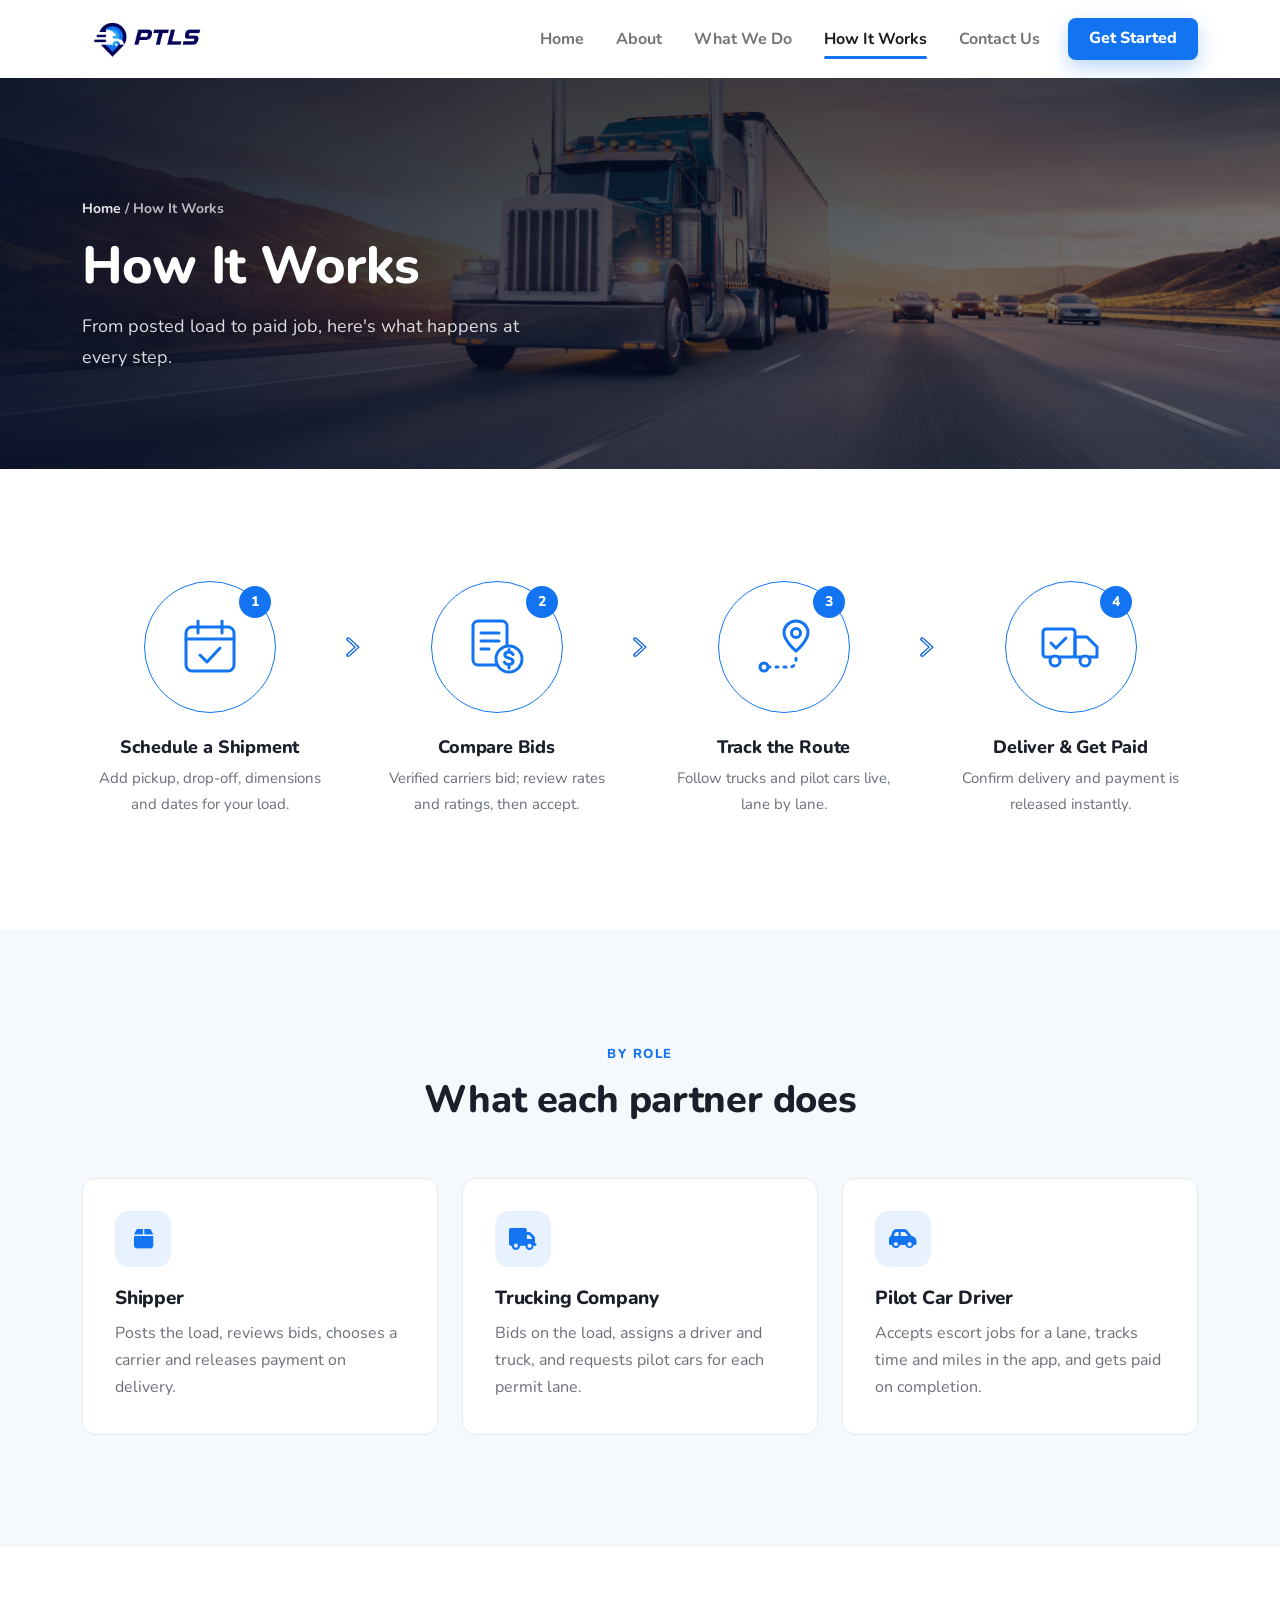
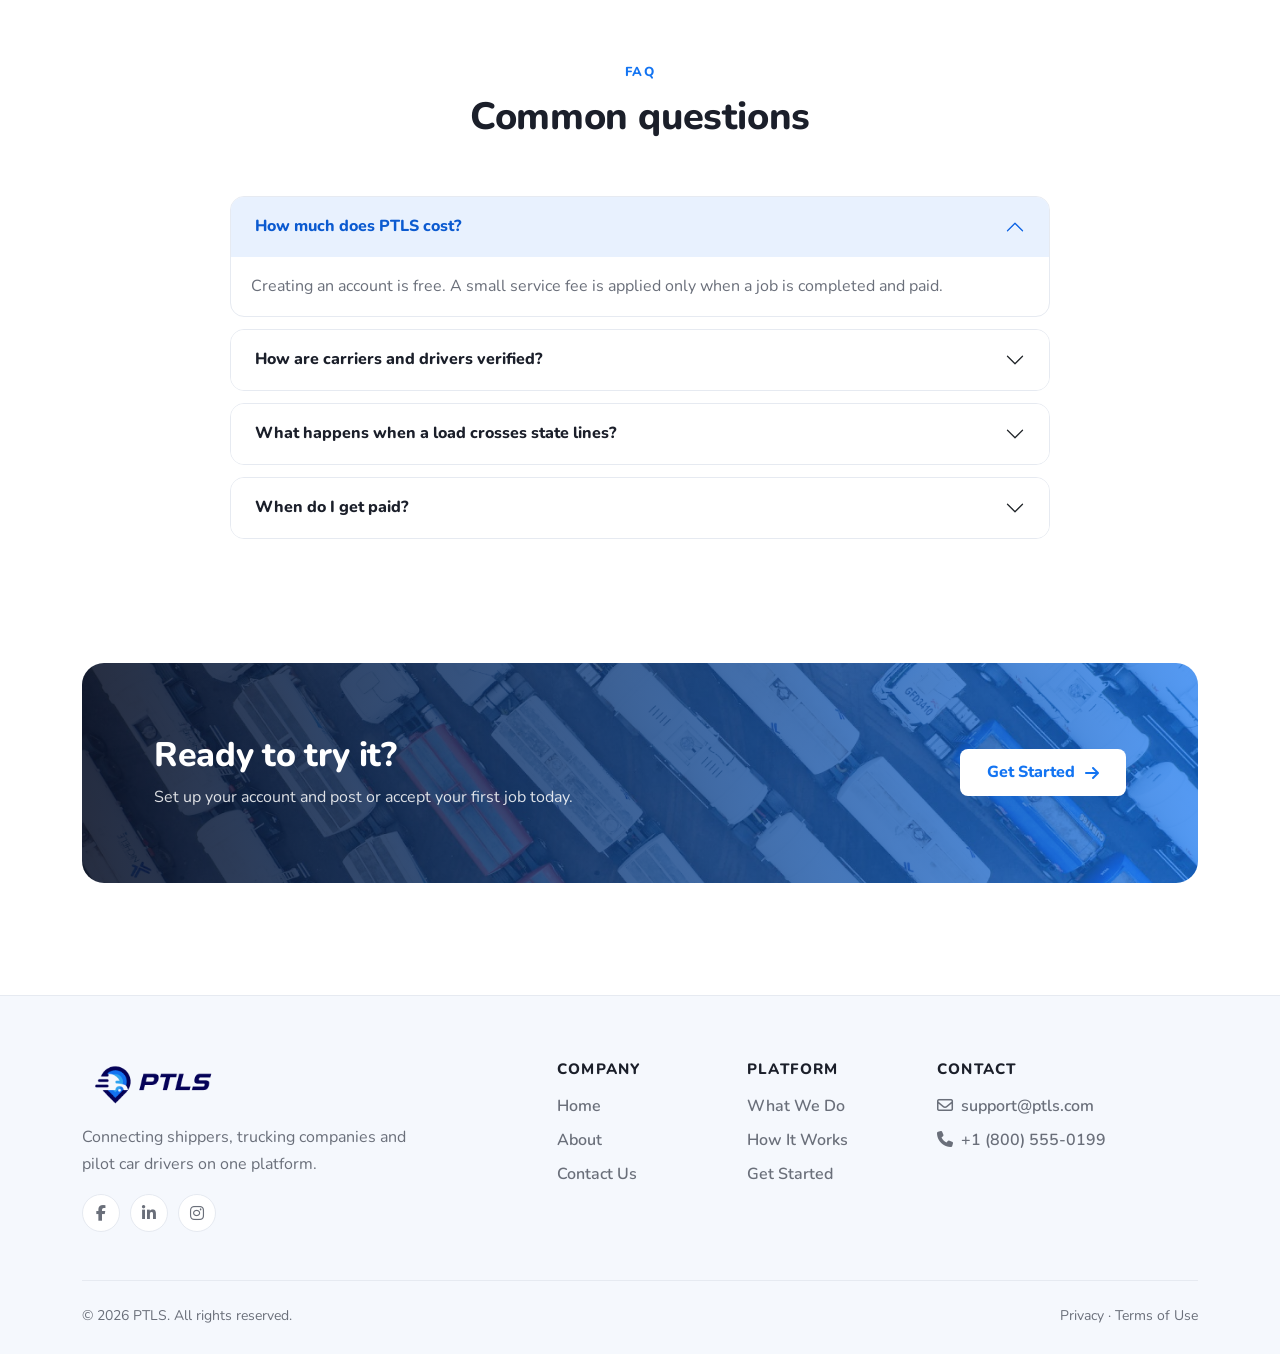
<file: how-it-works.html>
<!DOCTYPE html>
<html lang="en">

<head>
    <meta charset="UTF-8">
    <meta http-equiv="X-UA-Compatible" content="IE=edge">
    <meta name="viewport" content="width=device-width, initial-scale=1.0">
    <title>How It Works — PTLS</title>
    <meta name="description" content="How PTLS takes a load from posting to bidding, tracking and payment.">
    <link rel="icon" type="image/svg+xml" href="images/favicon.svg">

    <!-- Fonts -->
    <link rel="preconnect" href="https://fonts.googleapis.com">
    <link rel="preconnect" href="https://fonts.gstatic.com" crossorigin>
    <link rel="stylesheet" href="https://fonts.googleapis.com/css2?family=Nunito:wght@400;600;700;800;900&display=swap">

    <!-- Font Awesome -->
    <link rel="stylesheet" href="https://cdnjs.cloudflare.com/ajax/libs/font-awesome/6.2.0/css/all.min.css"
        integrity="sha512-xh6O/CkQoPOWDdYTDqeRdPCVd1SpvCA9XXcUnZS2FmJNp1coAFzvtCN9BmamE+4aHK8yyUHUSCcJHgXloTyT2A=="
        crossorigin="anonymous" referrerpolicy="no-referrer" />

    <!-- Bootstrap -->
    <link rel="stylesheet" href="bootstrap-5.1.3-dist/css/bootstrap.min.css">
    <link rel="stylesheet" href="css/style.css">
</head>

<body>
    <nav class="navbar sticky-top navbar-expand-lg navbar-light site-nav">
        <div class="container">
            <a class="navbar-brand" href="index.html"><img class="logo" src="images/logo.png" alt="PTLS"></a>
            <button class="navbar-toggler" type="button" data-bs-toggle="collapse" data-bs-target="#navbarNav"
                aria-controls="navbarNav" aria-expanded="false" aria-label="Toggle navigation">
                <span class="navbar-toggler-icon"></span>
            </button>
            <div class="collapse navbar-collapse" id="navbarNav">
                <ul class="navbar-nav ms-auto align-items-lg-center">
                    <li class="nav-item"><a class="nav-link" href="index.html">Home</a></li>
                    <li class="nav-item"><a class="nav-link" href="about.html">About</a></li>
                    <li class="nav-item"><a class="nav-link" href="what-we-do.html">What We Do</a></li>
                    <li class="nav-item"><a class="nav-link" href="how-it-works.html">How It Works</a></li>
                    <li class="nav-item"><a class="nav-link" href="contact-us.html">Contact Us</a></li>
                    <li class="nav-item"><a class="btn-brand nav-cta" href="get-started.html">Get Started</a></li>
                </ul>
            </div>
        </div>
    </nav>

    <main>
        <section class="page-hero truck">
            <div class="container">
                <div class="crumbs"><a href="index.html">Home</a> / How It Works</div>
                <h1>How It Works</h1>
                <p>From posted load to paid job, here's what happens at every step.</p>
            </div>
        </section>

        <section class="section">
            <div class="container">
                <div class="steps reveal">
                    <div class="step">
                        <div class="step-icon"><img src="images/step-schedule.svg" alt=""></div>
                        <h3>Schedule a Shipment</h3>
                        <p>Add pickup, drop-off, dimensions and dates for your load.</p>
                    </div>
                    <div class="step">
                        <div class="step-icon"><img src="images/step-bids.svg" alt=""></div>
                        <h3>Compare Bids</h3>
                        <p>Verified carriers bid; review rates and ratings, then accept.</p>
                    </div>
                    <div class="step">
                        <div class="step-icon"><img src="images/step-track.svg" alt=""></div>
                        <h3>Track the Route</h3>
                        <p>Follow trucks and pilot cars live, lane by lane.</p>
                    </div>
                    <div class="step">
                        <div class="step-icon"><img src="images/step-deliver.svg" alt=""></div>
                        <h3>Deliver &amp; Get Paid</h3>
                        <p>Confirm delivery and payment is released instantly.</p>
                    </div>
                </div>
            </div>
        </section>

        <section class="section section-soft">
            <div class="container">
                <div class="section-head reveal">
                    <span class="eyebrow">By Role</span>
                    <h2 class="section-title">What each partner does</h2>
                </div>
                <div class="row g-4">
                    <div class="col-lg-4 reveal">
                        <div class="info-card">
                            <div class="icon-badge"><i class="fa-solid fa-box"></i></div>
                            <h3>Shipper</h3>
                            <p>Posts the load, reviews bids, chooses a carrier and releases payment on delivery.</p>
                        </div>
                    </div>
                    <div class="col-lg-4 reveal">
                        <div class="info-card">
                            <div class="icon-badge"><i class="fa-solid fa-truck"></i></div>
                            <h3>Trucking Company</h3>
                            <p>Bids on the load, assigns a driver and truck, and requests pilot cars for each permit lane.</p>
                        </div>
                    </div>
                    <div class="col-lg-4 reveal">
                        <div class="info-card">
                            <div class="icon-badge"><i class="fa-solid fa-car-side"></i></div>
                            <h3>Pilot Car Driver</h3>
                            <p>Accepts escort jobs for a lane, tracks time and miles in the app, and gets paid on completion.</p>
                        </div>
                    </div>
                </div>
            </div>
        </section>

        <section class="section">
            <div class="container">
                <div class="section-head reveal">
                    <span class="eyebrow">FAQ</span>
                    <h2 class="section-title">Common questions</h2>
                </div>
                <div class="accordion faq mx-auto reveal" id="faq" style="max-width:820px">
                    <div class="accordion-item">
                        <h3 class="accordion-header" id="q1">
                            <button class="accordion-button" type="button" data-bs-toggle="collapse" data-bs-target="#a1" aria-expanded="true" aria-controls="a1">How much does PTLS cost?</button>
                        </h3>
                        <div id="a1" class="accordion-collapse collapse show" aria-labelledby="q1" data-bs-parent="#faq">
                            <div class="accordion-body">Creating an account is free. A small service fee is applied only when a job is completed and paid.</div>
                        </div>
                    </div>
                    <div class="accordion-item">
                        <h3 class="accordion-header" id="q2">
                            <button class="accordion-button collapsed" type="button" data-bs-toggle="collapse" data-bs-target="#a2" aria-expanded="false" aria-controls="a2">How are carriers and drivers verified?</button>
                        </h3>
                        <div id="a2" class="accordion-collapse collapse" aria-labelledby="q2" data-bs-parent="#faq">
                            <div class="accordion-body">We check operating authority, insurance and certifications before anyone can bid or accept a job, and re-verify them regularly.</div>
                        </div>
                    </div>
                    <div class="accordion-item">
                        <h3 class="accordion-header" id="q3">
                            <button class="accordion-button collapsed" type="button" data-bs-toggle="collapse" data-bs-target="#a3" aria-expanded="false" aria-controls="a3">What happens when a load crosses state lines?</button>
                        </h3>
                        <div id="a3" class="accordion-collapse collapse" aria-labelledby="q3" data-bs-parent="#faq">
                            <div class="accordion-body">PTLS breaks the job into lanes based on each state's permit requirements, so you can book the right number of pilot cars for every leg.</div>
                        </div>
                    </div>
                    <div class="accordion-item">
                        <h3 class="accordion-header" id="q4">
                            <button class="accordion-button collapsed" type="button" data-bs-toggle="collapse" data-bs-target="#a4" aria-expanded="false" aria-controls="a4">When do I get paid?</button>
                        </h3>
                        <div id="a4" class="accordion-collapse collapse" aria-labelledby="q4" data-bs-parent="#faq">
                            <div class="accordion-body">As soon as the shipper confirms delivery, payment is released to the carrier and pilot car drivers. No invoices to chase.</div>
                        </div>
                    </div>
                </div>
            </div>
        </section>

        <section>
            <div class="container">
                <div class="cta-band reveal">
                    <div>
                        <h2>Ready to try it?</h2>
                        <p>Set up your account and post or accept your first job today.</p>
                    </div>
                    <a class="btn-ghost" href="get-started.html">Get Started <i class="fa-solid fa-arrow-right"></i></a>
                </div>
            </div>
        </section>
    </main>

    <footer class="site-footer">
        <div class="container">
            <div class="row g-4">
                <div class="col-lg-4">
                    <img class="logo" src="images/logo.png" alt="PTLS">
                    <p>Connecting shippers, trucking companies and pilot car drivers on one platform.</p>
                    <div class="socials">
                        <a href="#" aria-label="Facebook"><i class="fa-brands fa-facebook-f"></i></a>
                        <a href="#" aria-label="LinkedIn"><i class="fa-brands fa-linkedin-in"></i></a>
                        <a href="#" aria-label="Instagram"><i class="fa-brands fa-instagram"></i></a>
                    </div>
                </div>
                <div class="col-6 col-lg-2 offset-lg-1">
                    <h5>Company</h5>
                    <ul class="footer-links">
                        <li><a href="index.html">Home</a></li>
                        <li><a href="about.html">About</a></li>
                        <li><a href="contact-us.html">Contact Us</a></li>
                    </ul>
                </div>
                <div class="col-6 col-lg-2">
                    <h5>Platform</h5>
                    <ul class="footer-links">
                        <li><a href="what-we-do.html">What We Do</a></li>
                        <li><a href="how-it-works.html">How It Works</a></li>
                        <li><a href="get-started.html">Get Started</a></li>
                    </ul>
                </div>
                <div class="col-lg-3">
                    <h5>Contact</h5>
                    <ul class="footer-links">
                        <li><a href="mailto:support@ptls.com"><i class="fa-regular fa-envelope me-2"></i>support@ptls.com</a></li>
                        <li><a href="tel:+18005550199"><i class="fa-solid fa-phone me-2"></i>+1 (800) 555-0199</a></li>
                    </ul>
                </div>
            </div>
            <div class="footer-bottom">
                <span>&copy; <span data-year>2020</span> PTLS. All rights reserved.</span>
                <span><a href="privacy-policy.html">Privacy</a> &middot; <a href="terms-of-use.html">Terms of Use</a></span>
            </div>
        </div>
    </footer>

    <script src="bootstrap-5.1.3-dist/js/bootstrap.bundle.min.js"></script>
    <script src="js/main.js"></script>
</body>

</html>
</file>
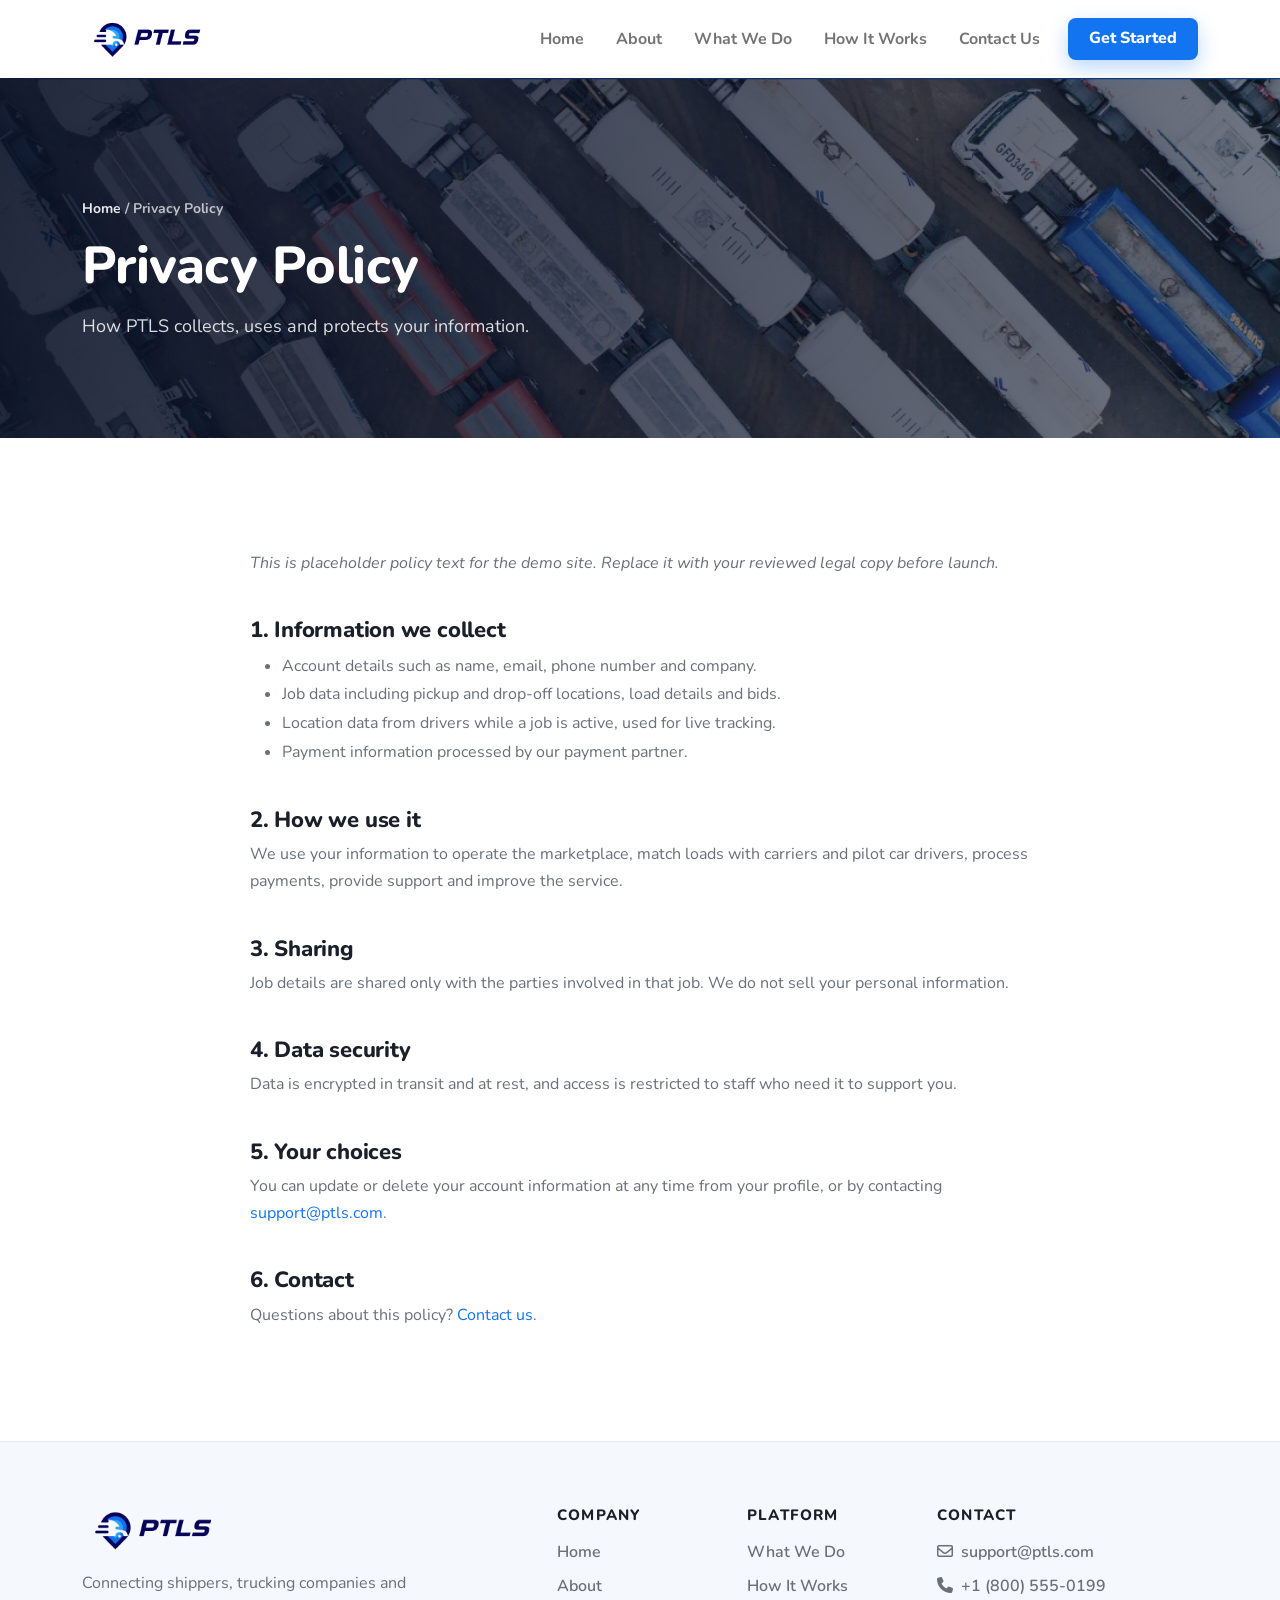
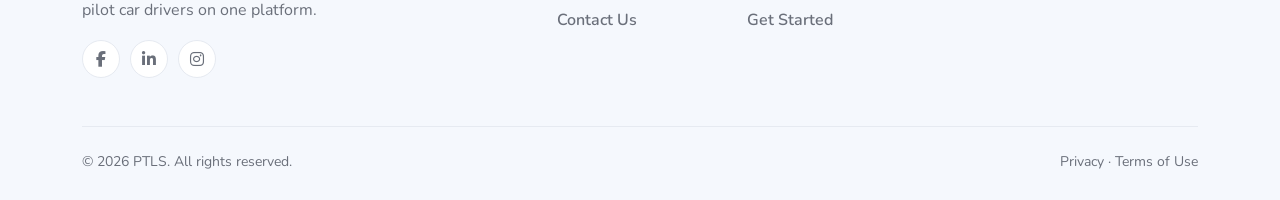
<file: privacy-policy.html>
<!DOCTYPE html>
<html lang="en">

<head>
    <meta charset="UTF-8">
    <meta http-equiv="X-UA-Compatible" content="IE=edge">
    <meta name="viewport" content="width=device-width, initial-scale=1.0">
    <title>Privacy Policy — PTLS</title>
    <meta name="description" content="How PTLS collects, uses and protects your information.">
    <link rel="icon" type="image/svg+xml" href="images/favicon.svg">

    <!-- Fonts -->
    <link rel="preconnect" href="https://fonts.googleapis.com">
    <link rel="preconnect" href="https://fonts.gstatic.com" crossorigin>
    <link rel="stylesheet" href="https://fonts.googleapis.com/css2?family=Nunito:wght@400;600;700;800;900&display=swap">

    <!-- Font Awesome -->
    <link rel="stylesheet" href="https://cdnjs.cloudflare.com/ajax/libs/font-awesome/6.2.0/css/all.min.css"
        integrity="sha512-xh6O/CkQoPOWDdYTDqeRdPCVd1SpvCA9XXcUnZS2FmJNp1coAFzvtCN9BmamE+4aHK8yyUHUSCcJHgXloTyT2A=="
        crossorigin="anonymous" referrerpolicy="no-referrer" />

    <!-- Bootstrap -->
    <link rel="stylesheet" href="bootstrap-5.1.3-dist/css/bootstrap.min.css">
    <link rel="stylesheet" href="css/style.css">
</head>

<body>
    <nav class="navbar sticky-top navbar-expand-lg navbar-light site-nav">
        <div class="container">
            <a class="navbar-brand" href="index.html"><img class="logo" src="images/logo.png" alt="PTLS"></a>
            <button class="navbar-toggler" type="button" data-bs-toggle="collapse" data-bs-target="#navbarNav"
                aria-controls="navbarNav" aria-expanded="false" aria-label="Toggle navigation">
                <span class="navbar-toggler-icon"></span>
            </button>
            <div class="collapse navbar-collapse" id="navbarNav">
                <ul class="navbar-nav ms-auto align-items-lg-center">
                    <li class="nav-item"><a class="nav-link" href="index.html">Home</a></li>
                    <li class="nav-item"><a class="nav-link" href="about.html">About</a></li>
                    <li class="nav-item"><a class="nav-link" href="what-we-do.html">What We Do</a></li>
                    <li class="nav-item"><a class="nav-link" href="how-it-works.html">How It Works</a></li>
                    <li class="nav-item"><a class="nav-link" href="contact-us.html">Contact Us</a></li>
                    <li class="nav-item"><a class="btn-brand nav-cta" href="get-started.html">Get Started</a></li>
                </ul>
            </div>
        </div>
    </nav>

    <main>
        <section class="page-hero">
            <div class="container">
                <div class="crumbs"><a href="index.html">Home</a> / Privacy Policy</div>
                <h1>Privacy Policy</h1>
                <p>How PTLS collects, uses and protects your information.</p>
            </div>
        </section>

        <section class="section">
            <div class="container">
                <article class="legal">
                    <p><em>This is placeholder policy text for the demo site. Replace it with your reviewed legal copy before launch.</em></p>

                    <h2>1. Information we collect</h2>
                    <ul>
                        <li>Account details such as name, email, phone number and company.</li>
                        <li>Job data including pickup and drop-off locations, load details and bids.</li>
                        <li>Location data from drivers while a job is active, used for live tracking.</li>
                        <li>Payment information processed by our payment partner.</li>
                    </ul>

                    <h2>2. How we use it</h2>
                    <p>We use your information to operate the marketplace, match loads with carriers and pilot car
                        drivers, process payments, provide support and improve the service.</p>

                    <h2>3. Sharing</h2>
                    <p>Job details are shared only with the parties involved in that job. We do not sell your
                        personal information.</p>

                    <h2>4. Data security</h2>
                    <p>Data is encrypted in transit and at rest, and access is restricted to staff who need it to
                        support you.</p>

                    <h2>5. Your choices</h2>
                    <p>You can update or delete your account information at any time from your profile, or by
                        contacting <a href="mailto:support@ptls.com">support@ptls.com</a>.</p>

                    <h2>6. Contact</h2>
                    <p>Questions about this policy? <a href="contact-us.html">Contact us</a>.</p>
                </article>
            </div>
        </section>
    </main>

    <footer class="site-footer">
        <div class="container">
            <div class="row g-4">
                <div class="col-lg-4">
                    <img class="logo" src="images/logo.png" alt="PTLS">
                    <p>Connecting shippers, trucking companies and pilot car drivers on one platform.</p>
                    <div class="socials">
                        <a href="#" aria-label="Facebook"><i class="fa-brands fa-facebook-f"></i></a>
                        <a href="#" aria-label="LinkedIn"><i class="fa-brands fa-linkedin-in"></i></a>
                        <a href="#" aria-label="Instagram"><i class="fa-brands fa-instagram"></i></a>
                    </div>
                </div>
                <div class="col-6 col-lg-2 offset-lg-1">
                    <h5>Company</h5>
                    <ul class="footer-links">
                        <li><a href="index.html">Home</a></li>
                        <li><a href="about.html">About</a></li>
                        <li><a href="contact-us.html">Contact Us</a></li>
                    </ul>
                </div>
                <div class="col-6 col-lg-2">
                    <h5>Platform</h5>
                    <ul class="footer-links">
                        <li><a href="what-we-do.html">What We Do</a></li>
                        <li><a href="how-it-works.html">How It Works</a></li>
                        <li><a href="get-started.html">Get Started</a></li>
                    </ul>
                </div>
                <div class="col-lg-3">
                    <h5>Contact</h5>
                    <ul class="footer-links">
                        <li><a href="mailto:support@ptls.com"><i class="fa-regular fa-envelope me-2"></i>support@ptls.com</a></li>
                        <li><a href="tel:+18005550199"><i class="fa-solid fa-phone me-2"></i>+1 (800) 555-0199</a></li>
                    </ul>
                </div>
            </div>
            <div class="footer-bottom">
                <span>&copy; <span data-year>2020</span> PTLS. All rights reserved.</span>
                <span><a href="privacy-policy.html">Privacy</a> &middot; <a href="terms-of-use.html">Terms of Use</a></span>
            </div>
        </div>
    </footer>

    <script src="bootstrap-5.1.3-dist/js/bootstrap.bundle.min.js"></script>
    <script src="js/main.js"></script>
</body>

</html>
</file>
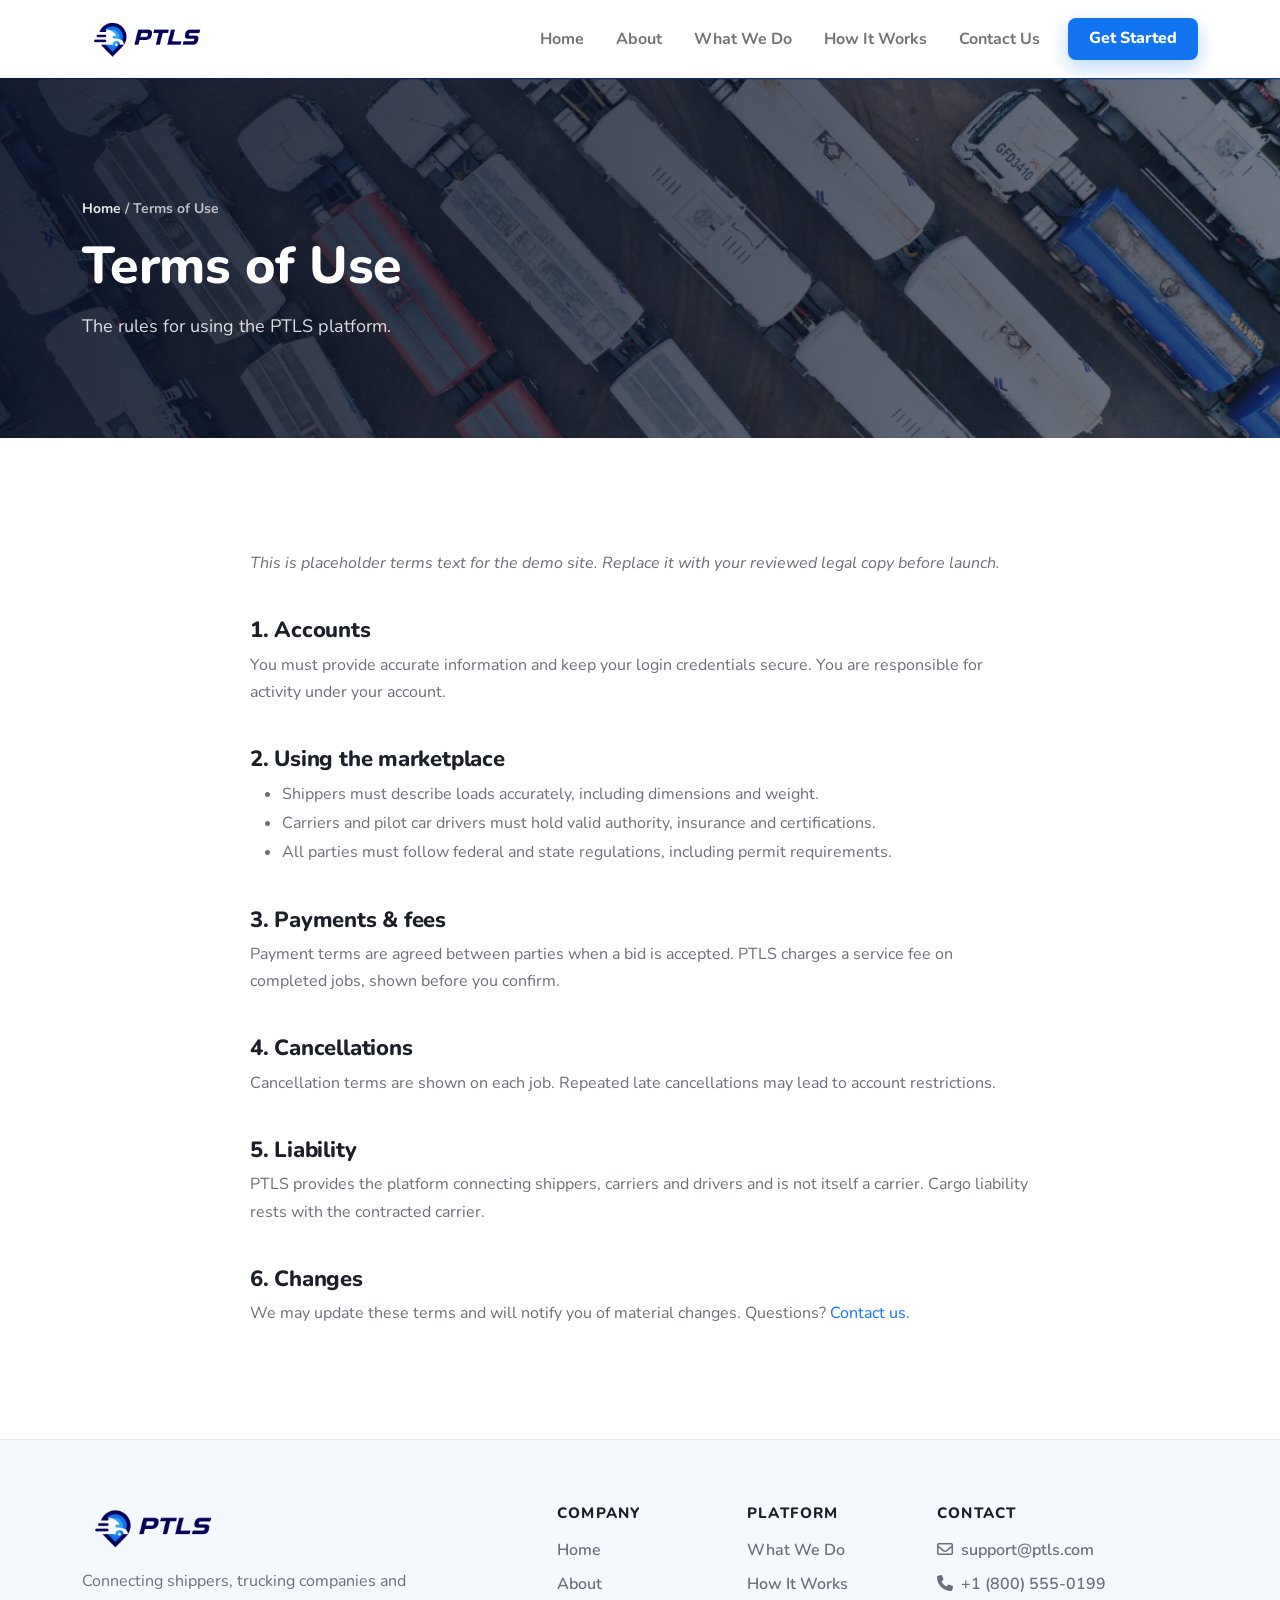
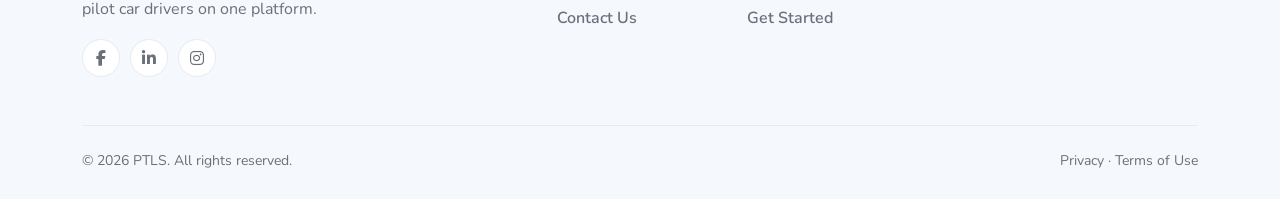
<file: terms-of-use.html>
<!DOCTYPE html>
<html lang="en">

<head>
    <meta charset="UTF-8">
    <meta http-equiv="X-UA-Compatible" content="IE=edge">
    <meta name="viewport" content="width=device-width, initial-scale=1.0">
    <title>Terms of Use — PTLS</title>
    <meta name="description" content="The terms for using the PTLS platform.">
    <link rel="icon" type="image/svg+xml" href="images/favicon.svg">

    <!-- Fonts -->
    <link rel="preconnect" href="https://fonts.googleapis.com">
    <link rel="preconnect" href="https://fonts.gstatic.com" crossorigin>
    <link rel="stylesheet" href="https://fonts.googleapis.com/css2?family=Nunito:wght@400;600;700;800;900&display=swap">

    <!-- Font Awesome -->
    <link rel="stylesheet" href="https://cdnjs.cloudflare.com/ajax/libs/font-awesome/6.2.0/css/all.min.css"
        integrity="sha512-xh6O/CkQoPOWDdYTDqeRdPCVd1SpvCA9XXcUnZS2FmJNp1coAFzvtCN9BmamE+4aHK8yyUHUSCcJHgXloTyT2A=="
        crossorigin="anonymous" referrerpolicy="no-referrer" />

    <!-- Bootstrap -->
    <link rel="stylesheet" href="bootstrap-5.1.3-dist/css/bootstrap.min.css">
    <link rel="stylesheet" href="css/style.css">
</head>

<body>
    <nav class="navbar sticky-top navbar-expand-lg navbar-light site-nav">
        <div class="container">
            <a class="navbar-brand" href="index.html"><img class="logo" src="images/logo.png" alt="PTLS"></a>
            <button class="navbar-toggler" type="button" data-bs-toggle="collapse" data-bs-target="#navbarNav"
                aria-controls="navbarNav" aria-expanded="false" aria-label="Toggle navigation">
                <span class="navbar-toggler-icon"></span>
            </button>
            <div class="collapse navbar-collapse" id="navbarNav">
                <ul class="navbar-nav ms-auto align-items-lg-center">
                    <li class="nav-item"><a class="nav-link" href="index.html">Home</a></li>
                    <li class="nav-item"><a class="nav-link" href="about.html">About</a></li>
                    <li class="nav-item"><a class="nav-link" href="what-we-do.html">What We Do</a></li>
                    <li class="nav-item"><a class="nav-link" href="how-it-works.html">How It Works</a></li>
                    <li class="nav-item"><a class="nav-link" href="contact-us.html">Contact Us</a></li>
                    <li class="nav-item"><a class="btn-brand nav-cta" href="get-started.html">Get Started</a></li>
                </ul>
            </div>
        </div>
    </nav>

    <main>
        <section class="page-hero">
            <div class="container">
                <div class="crumbs"><a href="index.html">Home</a> / Terms of Use</div>
                <h1>Terms of Use</h1>
                <p>The rules for using the PTLS platform.</p>
            </div>
        </section>

        <section class="section">
            <div class="container">
                <article class="legal">
                    <p><em>This is placeholder terms text for the demo site. Replace it with your reviewed legal copy before launch.</em></p>

                    <h2>1. Accounts</h2>
                    <p>You must provide accurate information and keep your login credentials secure. You are
                        responsible for activity under your account.</p>

                    <h2>2. Using the marketplace</h2>
                    <ul>
                        <li>Shippers must describe loads accurately, including dimensions and weight.</li>
                        <li>Carriers and pilot car drivers must hold valid authority, insurance and certifications.</li>
                        <li>All parties must follow federal and state regulations, including permit requirements.</li>
                    </ul>

                    <h2>3. Payments &amp; fees</h2>
                    <p>Payment terms are agreed between parties when a bid is accepted. PTLS charges a service fee
                        on completed jobs, shown before you confirm.</p>

                    <h2>4. Cancellations</h2>
                    <p>Cancellation terms are shown on each job. Repeated late cancellations may lead to account
                        restrictions.</p>

                    <h2>5. Liability</h2>
                    <p>PTLS provides the platform connecting shippers, carriers and drivers and is not itself a
                        carrier. Cargo liability rests with the contracted carrier.</p>

                    <h2>6. Changes</h2>
                    <p>We may update these terms and will notify you of material changes. Questions? <a href="contact-us.html">Contact us</a>.</p>
                </article>
            </div>
        </section>
    </main>

    <footer class="site-footer">
        <div class="container">
            <div class="row g-4">
                <div class="col-lg-4">
                    <img class="logo" src="images/logo.png" alt="PTLS">
                    <p>Connecting shippers, trucking companies and pilot car drivers on one platform.</p>
                    <div class="socials">
                        <a href="#" aria-label="Facebook"><i class="fa-brands fa-facebook-f"></i></a>
                        <a href="#" aria-label="LinkedIn"><i class="fa-brands fa-linkedin-in"></i></a>
                        <a href="#" aria-label="Instagram"><i class="fa-brands fa-instagram"></i></a>
                    </div>
                </div>
                <div class="col-6 col-lg-2 offset-lg-1">
                    <h5>Company</h5>
                    <ul class="footer-links">
                        <li><a href="index.html">Home</a></li>
                        <li><a href="about.html">About</a></li>
                        <li><a href="contact-us.html">Contact Us</a></li>
                    </ul>
                </div>
                <div class="col-6 col-lg-2">
                    <h5>Platform</h5>
                    <ul class="footer-links">
                        <li><a href="what-we-do.html">What We Do</a></li>
                        <li><a href="how-it-works.html">How It Works</a></li>
                        <li><a href="get-started.html">Get Started</a></li>
                    </ul>
                </div>
                <div class="col-lg-3">
                    <h5>Contact</h5>
                    <ul class="footer-links">
                        <li><a href="mailto:support@ptls.com"><i class="fa-regular fa-envelope me-2"></i>support@ptls.com</a></li>
                        <li><a href="tel:+18005550199"><i class="fa-solid fa-phone me-2"></i>+1 (800) 555-0199</a></li>
                    </ul>
                </div>
            </div>
            <div class="footer-bottom">
                <span>&copy; <span data-year>2020</span> PTLS. All rights reserved.</span>
                <span><a href="privacy-policy.html">Privacy</a> &middot; <a href="terms-of-use.html">Terms of Use</a></span>
            </div>
        </div>
    </footer>

    <script src="bootstrap-5.1.3-dist/js/bootstrap.bundle.min.js"></script>
    <script src="js/main.js"></script>
</body>

</html>
</file>
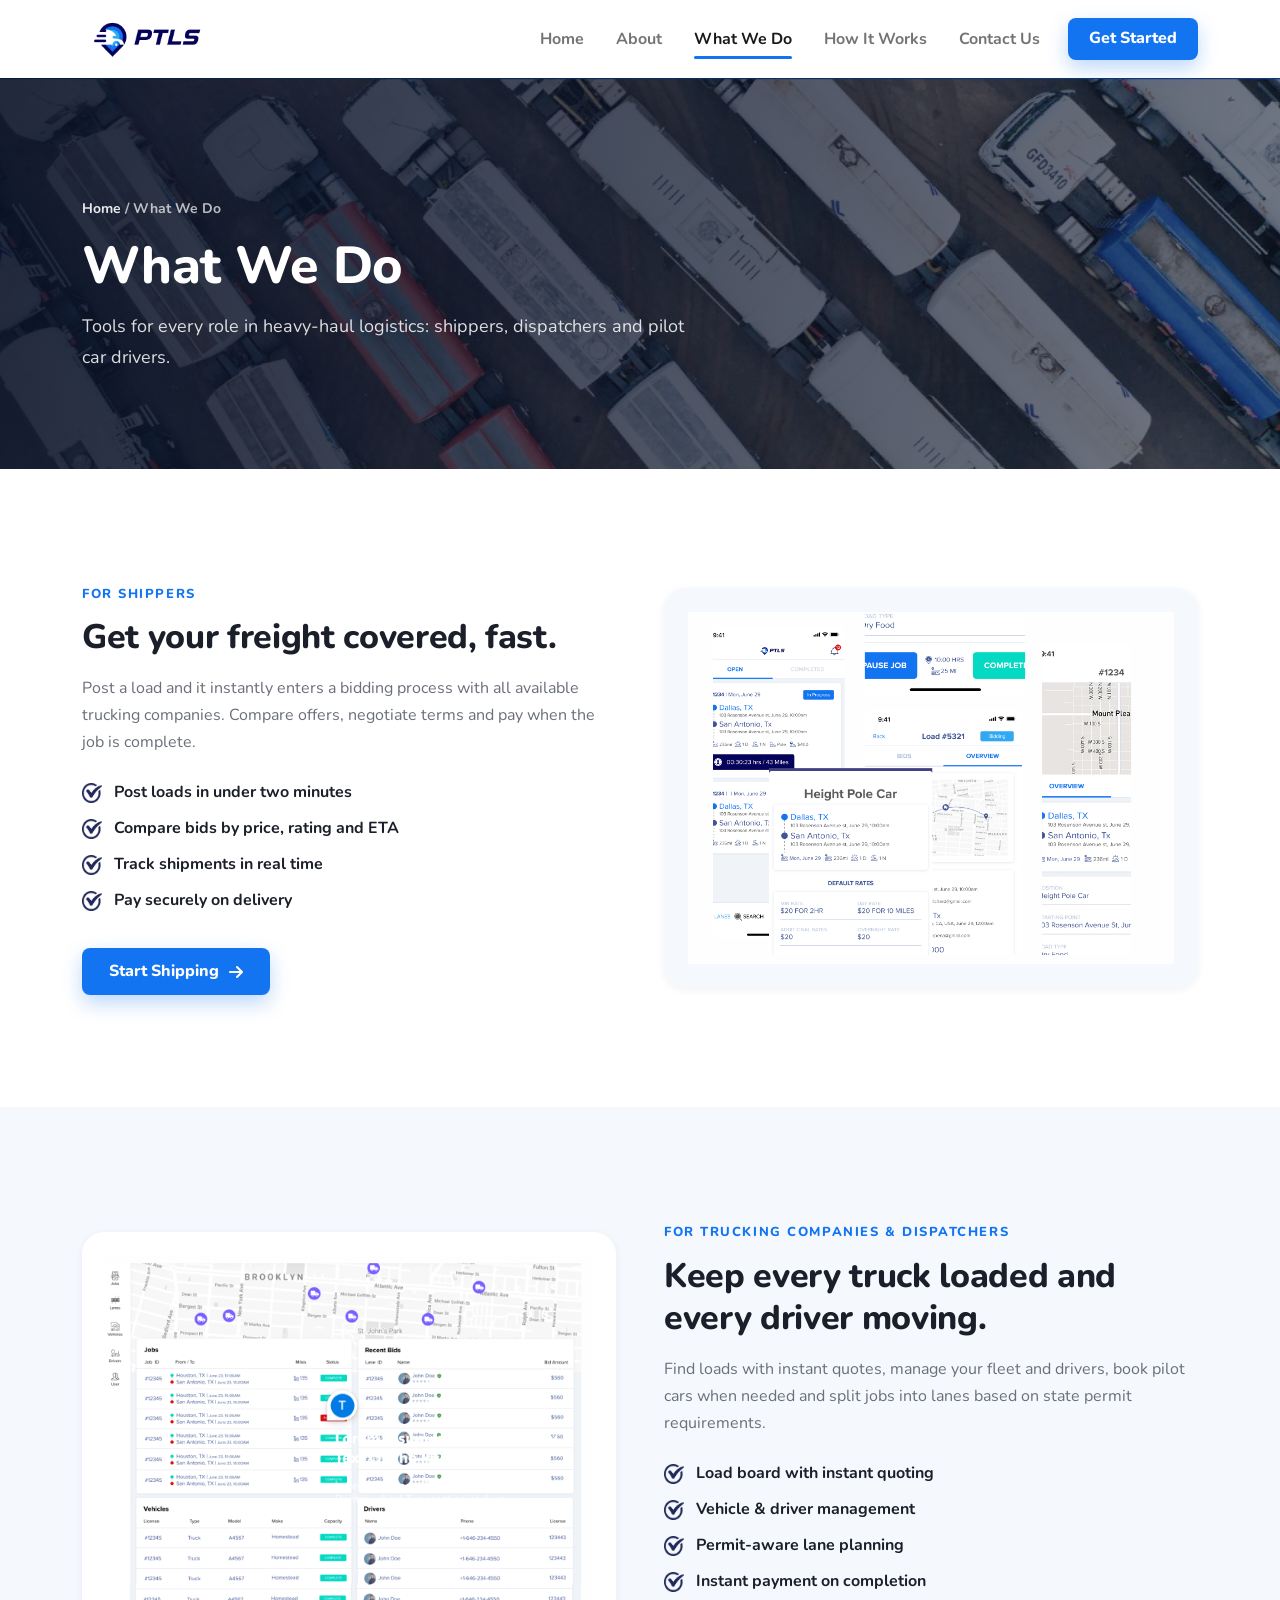
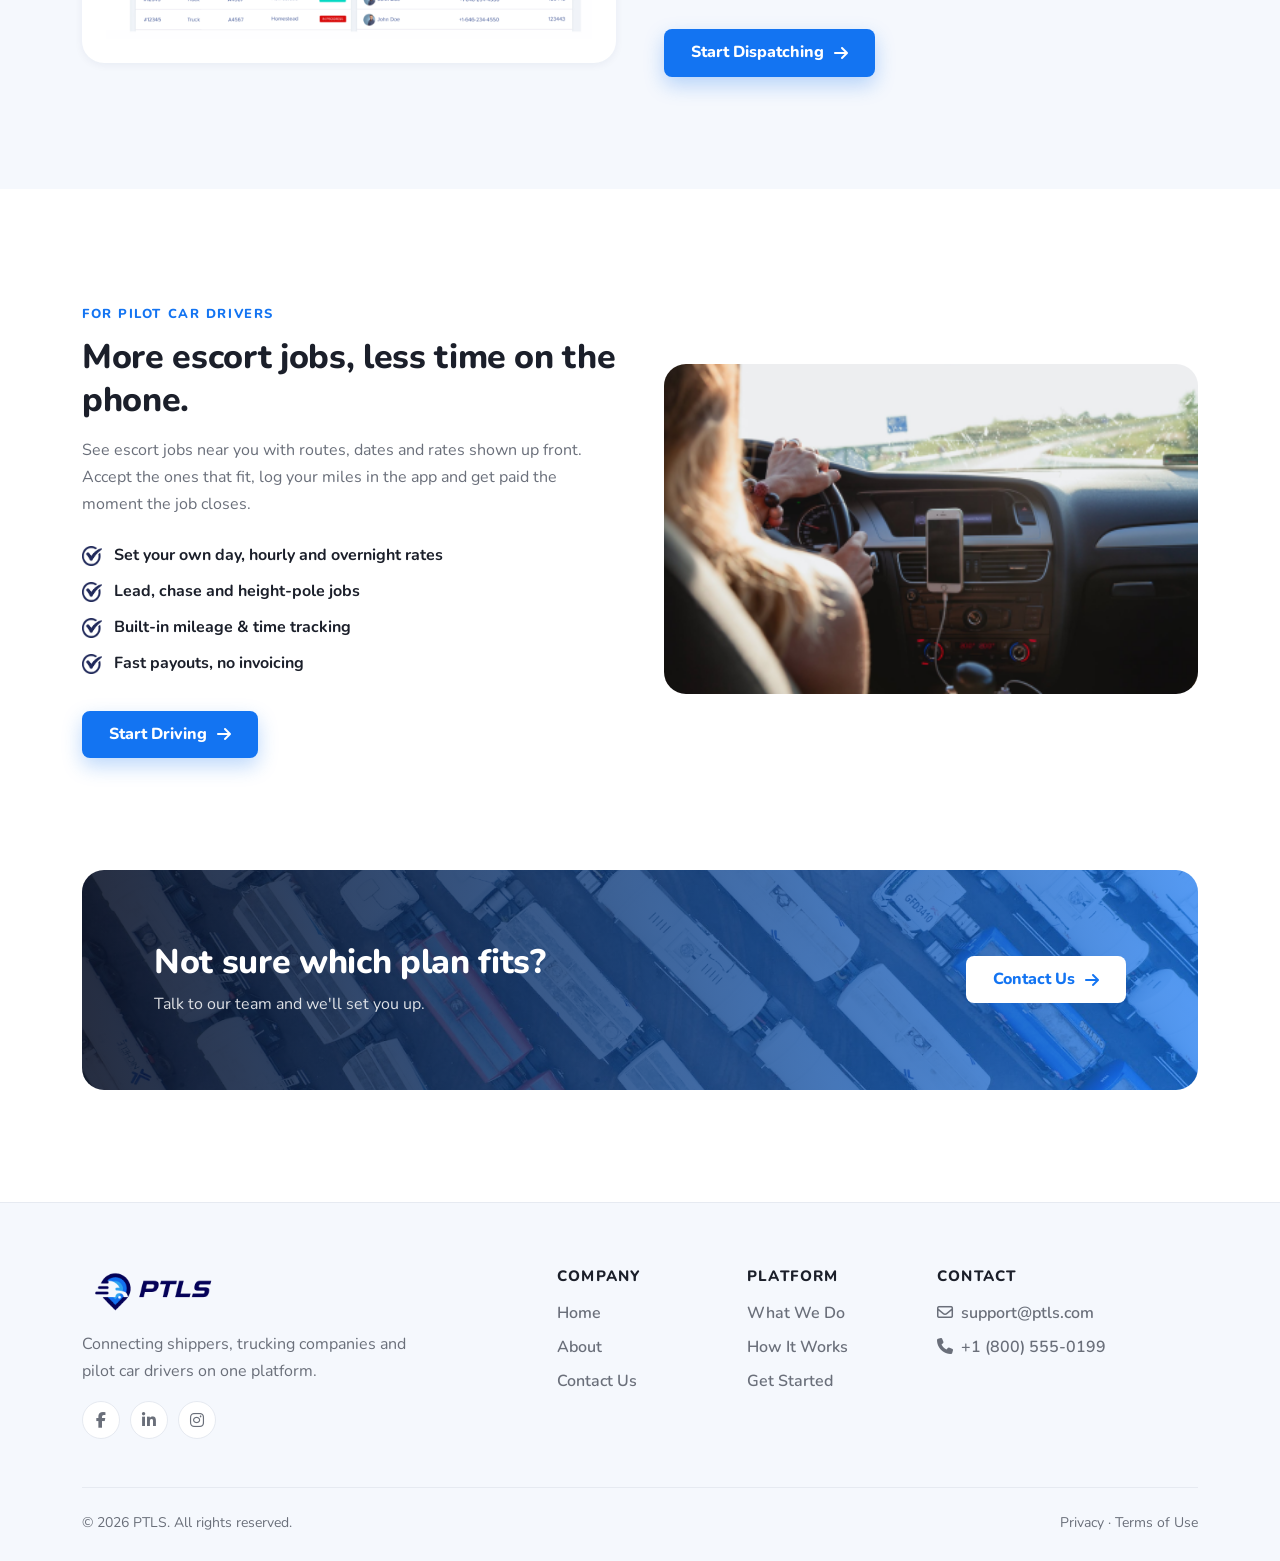
<file: what-we-do.html>
<!DOCTYPE html>
<html lang="en">

<head>
    <meta charset="UTF-8">
    <meta http-equiv="X-UA-Compatible" content="IE=edge">
    <meta name="viewport" content="width=device-width, initial-scale=1.0">
    <title>What We Do — PTLS</title>
    <meta name="description" content="PTLS tools for shippers, trucking companies, dispatchers and pilot car drivers.">
    <link rel="icon" type="image/svg+xml" href="images/favicon.svg">

    <!-- Fonts -->
    <link rel="preconnect" href="https://fonts.googleapis.com">
    <link rel="preconnect" href="https://fonts.gstatic.com" crossorigin>
    <link rel="stylesheet" href="https://fonts.googleapis.com/css2?family=Nunito:wght@400;600;700;800;900&display=swap">

    <!-- Font Awesome -->
    <link rel="stylesheet" href="https://cdnjs.cloudflare.com/ajax/libs/font-awesome/6.2.0/css/all.min.css"
        integrity="sha512-xh6O/CkQoPOWDdYTDqeRdPCVd1SpvCA9XXcUnZS2FmJNp1coAFzvtCN9BmamE+4aHK8yyUHUSCcJHgXloTyT2A=="
        crossorigin="anonymous" referrerpolicy="no-referrer" />

    <!-- Bootstrap -->
    <link rel="stylesheet" href="bootstrap-5.1.3-dist/css/bootstrap.min.css">
    <link rel="stylesheet" href="css/style.css">
</head>

<body>
    <nav class="navbar sticky-top navbar-expand-lg navbar-light site-nav">
        <div class="container">
            <a class="navbar-brand" href="index.html"><img class="logo" src="images/logo.png" alt="PTLS"></a>
            <button class="navbar-toggler" type="button" data-bs-toggle="collapse" data-bs-target="#navbarNav"
                aria-controls="navbarNav" aria-expanded="false" aria-label="Toggle navigation">
                <span class="navbar-toggler-icon"></span>
            </button>
            <div class="collapse navbar-collapse" id="navbarNav">
                <ul class="navbar-nav ms-auto align-items-lg-center">
                    <li class="nav-item"><a class="nav-link" href="index.html">Home</a></li>
                    <li class="nav-item"><a class="nav-link" href="about.html">About</a></li>
                    <li class="nav-item"><a class="nav-link" href="what-we-do.html">What We Do</a></li>
                    <li class="nav-item"><a class="nav-link" href="how-it-works.html">How It Works</a></li>
                    <li class="nav-item"><a class="nav-link" href="contact-us.html">Contact Us</a></li>
                    <li class="nav-item"><a class="btn-brand nav-cta" href="get-started.html">Get Started</a></li>
                </ul>
            </div>
        </div>
    </nav>

    <main>
        <section class="page-hero">
            <div class="container">
                <div class="crumbs"><a href="index.html">Home</a> / What We Do</div>
                <h1>What We Do</h1>
                <p>Tools for every role in heavy-haul logistics: shippers, dispatchers and pilot car drivers.</p>
            </div>
        </section>

        <section class="section split" id="shippers">
            <div class="container">
                <div class="row align-items-center g-5">
                    <div class="col-lg-6 reveal">
                        <span class="eyebrow">For Shippers</span>
                        <h2>Get your freight covered, fast.</h2>
                        <p class="mt-3">Post a load and it instantly enters a bidding process with all available
                            trucking companies. Compare offers, negotiate terms and pay when the job is complete.</p>
                        <ul class="check-list">
                            <li><img src="images/check-icon.png" alt="">Post loads in under two minutes</li>
                            <li><img src="images/check-icon.png" alt="">Compare bids by price, rating and ETA</li>
                            <li><img src="images/check-icon.png" alt="">Track shipments in real time</li>
                            <li><img src="images/check-icon.png" alt="">Pay securely on delivery</li>
                        </ul>
                        <a class="btn-brand mt-4" href="get-started.html?role=shipper">Start Shipping <i class="fa-solid fa-arrow-right"></i></a>
                    </div>
                    <div class="col-lg-6 reveal">
                        <div class="split-img"><img src="images/shipper-app-screens.png" alt="PTLS mobile app showing loads and bids"></div>
                    </div>
                </div>
            </div>
        </section>

        <section class="section section-soft split" id="trucking-companies">
            <div class="container">
                <div class="row align-items-center g-5 flex-lg-row-reverse">
                    <div class="col-lg-6 reveal">
                        <span class="eyebrow">For Trucking Companies &amp; Dispatchers</span>
                        <h2>Keep every truck loaded and every driver moving.</h2>
                        <p class="mt-3">Find loads with instant quotes, manage your fleet and drivers, book pilot cars
                            when needed and split jobs into lanes based on state permit requirements.</p>
                        <ul class="check-list">
                            <li><img src="images/check-icon.png" alt="">Load board with instant quoting</li>
                            <li><img src="images/check-icon.png" alt="">Vehicle &amp; driver management</li>
                            <li><img src="images/check-icon.png" alt="">Permit-aware lane planning</li>
                            <li><img src="images/check-icon.png" alt="">Instant payment on completion</li>
                        </ul>
                        <a class="btn-brand mt-4" href="get-started.html?role=trucking-company">Start Dispatching <i class="fa-solid fa-arrow-right"></i></a>
                    </div>
                    <div class="col-lg-6 reveal">
                        <div class="split-img bg-white"><img src="images/dispatch-dashboard.png" alt="PTLS dispatcher dashboard"></div>
                    </div>
                </div>
            </div>
        </section>

        <section class="section split" id="pilot-car-drivers">
            <div class="container">
                <div class="row align-items-center g-5">
                    <div class="col-lg-6 reveal">
                        <span class="eyebrow">For Pilot Car Drivers</span>
                        <h2>More escort jobs, less time on the phone.</h2>
                        <p class="mt-3">See escort jobs near you with routes, dates and rates shown up front. Accept
                            the ones that fit, log your miles in the app and get paid the moment the job closes.</p>
                        <ul class="check-list">
                            <li><img src="images/check-icon.png" alt="">Set your own day, hourly and overnight rates</li>
                            <li><img src="images/check-icon.png" alt="">Lead, chase and height-pole jobs</li>
                            <li><img src="images/check-icon.png" alt="">Built-in mileage &amp; time tracking</li>
                            <li><img src="images/check-icon.png" alt="">Fast payouts, no invoicing</li>
                        </ul>
                        <a class="btn-brand mt-4" href="get-started.html?role=pilot-car-driver">Start Driving <i class="fa-solid fa-arrow-right"></i></a>
                    </div>
                    <div class="col-lg-6 reveal">
                        <img class="fleet-img mt-0" style="height:auto" src="images/pilot-car-driver.png" alt="Driver navigating with a phone mounted on the dashboard">
                    </div>
                </div>
            </div>
        </section>

        <section>
            <div class="container">
                <div class="cta-band reveal">
                    <div>
                        <h2>Not sure which plan fits?</h2>
                        <p>Talk to our team and we'll set you up.</p>
                    </div>
                    <a class="btn-ghost" href="contact-us.html">Contact Us <i class="fa-solid fa-arrow-right"></i></a>
                </div>
            </div>
        </section>
    </main>

    <footer class="site-footer">
        <div class="container">
            <div class="row g-4">
                <div class="col-lg-4">
                    <img class="logo" src="images/logo.png" alt="PTLS">
                    <p>Connecting shippers, trucking companies and pilot car drivers on one platform.</p>
                    <div class="socials">
                        <a href="#" aria-label="Facebook"><i class="fa-brands fa-facebook-f"></i></a>
                        <a href="#" aria-label="LinkedIn"><i class="fa-brands fa-linkedin-in"></i></a>
                        <a href="#" aria-label="Instagram"><i class="fa-brands fa-instagram"></i></a>
                    </div>
                </div>
                <div class="col-6 col-lg-2 offset-lg-1">
                    <h5>Company</h5>
                    <ul class="footer-links">
                        <li><a href="index.html">Home</a></li>
                        <li><a href="about.html">About</a></li>
                        <li><a href="contact-us.html">Contact Us</a></li>
                    </ul>
                </div>
                <div class="col-6 col-lg-2">
                    <h5>Platform</h5>
                    <ul class="footer-links">
                        <li><a href="what-we-do.html">What We Do</a></li>
                        <li><a href="how-it-works.html">How It Works</a></li>
                        <li><a href="get-started.html">Get Started</a></li>
                    </ul>
                </div>
                <div class="col-lg-3">
                    <h5>Contact</h5>
                    <ul class="footer-links">
                        <li><a href="mailto:support@ptls.com"><i class="fa-regular fa-envelope me-2"></i>support@ptls.com</a></li>
                        <li><a href="tel:+18005550199"><i class="fa-solid fa-phone me-2"></i>+1 (800) 555-0199</a></li>
                    </ul>
                </div>
            </div>
            <div class="footer-bottom">
                <span>&copy; <span data-year>2020</span> PTLS. All rights reserved.</span>
                <span><a href="privacy-policy.html">Privacy</a> &middot; <a href="terms-of-use.html">Terms of Use</a></span>
            </div>
        </div>
    </footer>

    <script src="bootstrap-5.1.3-dist/js/bootstrap.bundle.min.js"></script>
    <script src="js/main.js"></script>
</body>

</html>
</file>
<file: css/style.css>
/* =========================================================
   PTLS — site styles
   Built on Bootstrap 5.1.3; this file holds tokens + components.
   ========================================================= */

:root {
  --brand: #1374f2;
  --brand-dark: #0b5ad0;
  --brand-soft: #e8f1fe;
  --navy: #212a5b;
  --ink: #1b1f2a;
  --muted: #6a6f7a;
  --line: #e6eaf1;
  --bg: #ffffff;
  --bg-soft: #f5f8fd;
  --success: #14b37d;

  --radius-sm: 8px;
  --radius: 14px;
  --radius-lg: 22px;
  --shadow-sm: 0 2px 8px rgba(23, 37, 84, 0.06);
  --shadow: 0 12px 32px rgba(23, 37, 84, 0.1);
  --shadow-lg: 0 24px 60px rgba(23, 37, 84, 0.16);

  --font: "Nunito", system-ui, -apple-system, "Segoe UI", Roboto, sans-serif;
  --section-y: clamp(64px, 9vw, 112px);
}

/* ---------- Base ---------- */
html {
  scroll-behavior: smooth;
  scroll-padding-top: 84px;
}
body {
  font-family: var(--font);
  color: var(--ink);
  background: var(--bg);
  -webkit-font-smoothing: antialiased;
  overflow-x: hidden;
}
h1, h2, h3, h4, h5, h6 {
  font-weight: 800;
  color: var(--ink);
  letter-spacing: -0.01em;
}
p {
  color: var(--muted);
  line-height: 1.7;
}
a {
  color: var(--brand);
  text-decoration: none;
  transition: color 0.2s ease;
}
a:hover {
  color: var(--brand-dark);
}
img {
  max-width: 100%;
  height: auto;
}
.section {
  padding: var(--section-y) 0;
}
main > .section:last-child {
  padding-bottom: 0;
}
.section-soft {
  background: var(--bg-soft);
}
.eyebrow {
  display: inline-block;
  font-size: 13px;
  font-weight: 800;
  letter-spacing: 0.12em;
  text-transform: uppercase;
  color: var(--brand);
  margin-bottom: 12px;
}
.section-title {
  font-size: clamp(26px, 3.2vw, 38px);
  line-height: 1.2;
  margin-bottom: 16px;
}
.section-lead {
  font-size: 18px;
  max-width: 620px;
}
.section-head {
  text-align: center;
  max-width: 680px;
  margin: 0 auto 56px;
}
.section-head .section-lead {
  margin: 0 auto;
}

/* ---------- Buttons ---------- */
.btn-brand,
.btn-ghost,
.btn-outline-white,
.btn-outline-ink {
  display: inline-flex;
  align-items: center;
  justify-content: center;
  gap: 10px;
  padding: 13px 26px;
  font-weight: 800;
  font-size: 16px;
  border-radius: var(--radius-sm);
  border: 1.5px solid transparent;
  transition: all 0.2s ease;
  cursor: pointer;
  line-height: 1.2;
}
.btn-brand {
  background: var(--brand);
  color: #fff;
  box-shadow: 0 8px 20px rgba(19, 116, 242, 0.28);
}
.btn-brand:hover {
  background: var(--brand-dark);
  color: #fff;
  transform: translateY(-2px);
}
.btn-outline-white {
  background: transparent;
  color: #fff;
  border-color: rgba(255, 255, 255, 0.85);
}
.btn-outline-white:hover {
  background: #fff;
  color: var(--brand);
}
.btn-outline-ink {
  background: #fff;
  color: var(--ink);
  border-color: #2c2c2d;
}
.btn-outline-ink:hover {
  color: var(--brand);
  border-color: var(--brand);
}
.btn-ghost {
  background: #fff;
  color: var(--brand);
}
.btn-ghost:hover {
  background: var(--brand-soft);
  color: var(--brand-dark);
}
.btn-brand i,
.btn-outline-ink i,
.btn-ghost i {
  transition: transform 0.2s ease;
}
.btn-brand:hover i,
.btn-outline-ink:hover i,
.btn-ghost:hover i {
  transform: translateX(3px);
}

/* ---------- Navbar ---------- */
.site-nav {
  /* solid white: the logo PNG has a white background that showed as a box over a translucent bar */
  background: #fff;
  padding: 12px 0;
  transition: box-shadow 0.25s ease, padding 0.25s ease;
}
.site-nav.scrolled {
  box-shadow: var(--shadow-sm);
  padding: 6px 0;
}
.logo {
  height: 44px;
  width: auto;
}
.site-nav .nav-link {
  color: var(--muted);
  font-weight: 700;
  padding: 10px 16px !important;
  position: relative;
}
.site-nav .nav-link:hover,
.site-nav .nav-link.active {
  color: var(--ink);
}
.site-nav .nav-link.active::after {
  content: "";
  position: absolute;
  left: 16px;
  right: 16px;
  bottom: 2px;
  height: 3px;
  border-radius: 3px;
  background: var(--brand);
}
.site-nav .navbar-toggler {
  border: 1px solid var(--line);
  padding: 8px 10px;
}
.site-nav .navbar-toggler:focus {
  box-shadow: 0 0 0 3px var(--brand-soft);
}
.nav-cta {
  margin-left: 12px;
  padding: 10px 20px;
}

/* ---------- Hero ---------- */
.hero {
  position: relative;
  min-height: min(88vh, 760px);
  display: flex;
  align-items: center;
  padding: 120px 0 200px;
  background: linear-gradient(100deg, rgba(10, 18, 40, 0.82) 0%, rgba(10, 18, 40, 0.45) 55%, rgba(10, 18, 40, 0.15) 100%),
    url(../images/hero-truck.png) center / cover no-repeat;
  color: #fff;
}
.hero h1 {
  color: #fff;
  font-size: clamp(38px, 6vw, 64px);
  line-height: 1.08;
  margin-bottom: 20px;
}
.hero p {
  color: rgba(255, 255, 255, 0.85);
  font-size: clamp(16px, 1.6vw, 20px);
  max-width: 560px;
}
.hero-actions {
  display: flex;
  flex-wrap: wrap;
  gap: 14px;
  margin-top: 36px;
}
.hero-badge {
  display: inline-flex;
  align-items: center;
  gap: 8px;
  padding: 6px 14px;
  border-radius: 999px;
  background: rgba(255, 255, 255, 0.12);
  border: 1px solid rgba(255, 255, 255, 0.25);
  font-size: 14px;
  font-weight: 700;
  margin-bottom: 22px;
}

/* ---------- Audience strip (overlaps hero) ---------- */
.audience {
  position: relative;
  margin-top: -130px;
  z-index: 2;
}
.audience-grid {
  display: grid;
  grid-template-columns: 1.4fr 1fr 1fr 1fr;
  border-radius: var(--radius);
  overflow: hidden;
  box-shadow: var(--shadow-lg);
  background: #fff;
}
.audience-intro {
  background: var(--brand);
  color: #fff;
  padding: 36px;
  display: flex;
  flex-direction: column;
  justify-content: center;
}
.audience-intro span {
  font-weight: 700;
  opacity: 0.9;
  margin-bottom: 10px;
}
.audience-intro h2 {
  color: #fff;
  font-size: clamp(22px, 2.4vw, 30px);
  line-height: 1.25;
  margin: 0;
}
.audience-item {
  padding: 32px 28px;
  border-left: 1px solid var(--line);
  display: flex;
  flex-direction: column;
  gap: 10px;
  color: var(--ink);
  transition: background 0.2s ease;
}
.audience-item:hover {
  background: var(--bg-soft);
  color: var(--ink);
}
.audience-item h3 {
  font-size: 18px;
  margin: 0;
}
.audience-item p {
  font-size: 15px;
  margin: 0;
  flex-grow: 1;
}
.audience-item .arrow {
  font-size: 26px;
  color: var(--brand);
  transition: transform 0.2s ease;
}
.audience-item:hover .arrow {
  transform: translateX(4px);
}

/* ---------- Split feature rows ---------- */
.split-img {
  border-radius: var(--radius-lg);
  background: var(--bg-soft);
  padding: 24px;
  box-shadow: var(--shadow-sm);
}
.split-img img {
  display: block;
  margin: 0 auto;
}
.split h2 {
  font-size: clamp(26px, 3vw, 34px);
  line-height: 1.25;
}
.check-list {
  list-style: none;
  padding: 0;
  margin: 24px 0 0;
}
.check-list li {
  display: flex;
  align-items: flex-start;
  gap: 12px;
  margin-bottom: 12px;
  font-weight: 700;
  color: var(--ink);
}
.check-list img {
  width: 20px;
  height: 20px;
  margin-top: 3px;
  flex-shrink: 0;
}

/* ---------- About band ---------- */
.about-band {
  background: linear-gradient(135deg, var(--brand) 0%, #0a4fb8 100%);
  border-radius: var(--radius-lg);
  padding: clamp(32px, 5vw, 64px);
  color: #fff;
  position: relative;
  overflow: hidden;
}
.about-band::before {
  content: "";
  position: absolute;
  right: -120px;
  top: -120px;
  width: 360px;
  height: 360px;
  border-radius: 50%;
  background: rgba(255, 255, 255, 0.07);
}
.about-band h2,
.about-band p {
  color: #fff;
  position: relative;
}
.about-band p {
  opacity: 0.88;
}
.about-band .eyebrow {
  color: rgba(255, 255, 255, 0.8);
}
.pillars {
  display: grid;
  grid-template-columns: repeat(3, 1fr);
  gap: 24px;
  margin-top: 40px;
  position: relative;
}
.pillar i {
  font-size: 30px;
  margin-bottom: 14px;
  display: block;
}
.pillar h4 {
  color: #fff;
  font-size: 17px;
  margin-bottom: 4px;
}
.pillar span {
  opacity: 0.8;
  font-size: 15px;
}
.fleet-img {
  display: block;
  width: 100%;
  border-radius: var(--radius-lg);
  margin-top: 24px;
  object-fit: cover;
  height: clamp(160px, 22vw, 260px);
}

/* ---------- Stats ---------- */
.stats {
  display: grid;
  grid-template-columns: repeat(4, 1fr);
  gap: 24px;
  text-align: center;
}
.stat strong {
  display: block;
  font-size: clamp(32px, 4vw, 44px);
  font-weight: 900;
  color: var(--brand);
  line-height: 1.1;
}
.stat span {
  color: var(--muted);
  font-weight: 700;
}

/* ---------- Service cards ---------- */
.service-card {
  background: #fff;
  border-radius: var(--radius);
  border: 1px solid var(--line);
  overflow: hidden;
  height: 100%;
  display: flex;
  flex-direction: column;
  transition: transform 0.25s ease, box-shadow 0.25s ease;
}
.service-card:hover {
  transform: translateY(-6px);
  box-shadow: var(--shadow);
}
.service-card .thumb {
  aspect-ratio: 16 / 10;
  overflow: hidden;
}
.service-card .thumb img {
  width: 100%;
  height: 100%;
  object-fit: cover;
  transition: transform 0.5s ease;
}
.service-card:hover .thumb img {
  transform: scale(1.05);
}
.service-card .body {
  padding: 28px;
  display: flex;
  flex-direction: column;
  flex-grow: 1;
}
.service-card h3 {
  font-size: 20px;
  margin-bottom: 10px;
}
.service-card .check-list {
  margin-top: 8px;
  margin-bottom: 24px;
  flex-grow: 1;
}
.service-card .check-list li {
  font-size: 15px;
}
.service-card .btn-outline-ink {
  align-self: flex-start;
}

/* ---------- Steps (How it works) ---------- */
.steps {
  display: grid;
  grid-template-columns: repeat(4, 1fr);
  gap: 32px;
  counter-reset: step;
}
.step {
  text-align: center;
  position: relative;
}
.step-icon {
  width: 132px;
  height: 132px;
  margin: 0 auto 24px;
  border-radius: 50%;
  border: 1.5px solid var(--brand);
  display: grid;
  place-items: center;
  position: relative;
  background: #fff;
  transition: background 0.25s ease;
}
.step-icon img {
  width: 64px;
  height: 64px;
}
.step:hover .step-icon {
  background: var(--brand-soft);
}
.step-icon::before {
  counter-increment: step;
  content: counter(step);
  position: absolute;
  top: 4px;
  right: 4px;
  width: 32px;
  height: 32px;
  border-radius: 50%;
  background: var(--brand);
  color: #fff;
  font-weight: 800;
  font-size: 14px;
  display: grid;
  place-items: center;
}
.step:not(:last-child)::after {
  content: "";
  position: absolute;
  top: 56px;
  right: -26px;
  width: 20px;
  height: 20px;
  background: url(../images/arrow-right.png) center / contain no-repeat;
}
.step h3 {
  font-size: 18px;
  margin-bottom: 8px;
}
.step p {
  font-size: 15px;
  max-width: 240px;
  margin: 0 auto;
}

/* ---------- CTA band ---------- */
.cta-band {
  border-radius: var(--radius-lg);
  padding: clamp(40px, 6vw, 72px);
  background: linear-gradient(90deg, rgba(10, 18, 40, 0.88), rgba(19, 116, 242, 0.7)),
    url(../images/fleet-banner.png) center / cover no-repeat;
  color: #fff;
  display: flex;
  flex-wrap: wrap;
  align-items: center;
  justify-content: space-between;
  gap: 24px;
}
.cta-band h2 {
  color: #fff;
  font-size: clamp(24px, 3vw, 34px);
  margin-bottom: 8px;
}
.cta-band p {
  color: rgba(255, 255, 255, 0.85);
  margin: 0;
}

/* ---------- Inner page hero ---------- */
.page-hero {
  padding: clamp(72px, 10vw, 120px) 0 clamp(56px, 8vw, 96px);
  background: linear-gradient(100deg, rgba(10, 18, 40, 0.9), rgba(10, 18, 40, 0.55)),
    url(../images/fleet-banner.png) center / cover no-repeat;
  color: #fff;
}
.page-hero.truck {
  /* keep the whole truck in frame: taller box + crop anchored near the top */
  min-height: clamp(360px, 26vw, 520px);
  display: flex;
  align-items: center;
  background: linear-gradient(100deg, rgba(10, 18, 40, 0.9) 0%, rgba(10, 18, 40, 0.6) 40%, rgba(10, 18, 40, 0.25) 100%),
    url(../images/hero-truck.png) 60% 35% / cover no-repeat;
}
.page-hero.truck > .container {
  width: 100%;
}
.page-hero.truck p {
  max-width: 460px;
  text-shadow: 0 1px 12px rgba(0, 0, 0, 0.45);
}
.page-hero h1 {
  color: #fff;
  font-size: clamp(32px, 5vw, 52px);
  margin-bottom: 14px;
}
.page-hero p {
  color: rgba(255, 255, 255, 0.85);
  font-size: 18px;
  max-width: 620px;
  margin: 0;
}
.crumbs {
  font-size: 14px;
  font-weight: 700;
  margin-bottom: 16px;
  color: rgba(255, 255, 255, 0.7);
}
.crumbs a {
  color: rgba(255, 255, 255, 0.9);
}
.crumbs a:hover {
  color: #fff;
}

/* ---------- Generic cards ---------- */
.info-card {
  background: #fff;
  border: 1px solid var(--line);
  border-radius: var(--radius);
  padding: 32px;
  height: 100%;
  transition: box-shadow 0.25s ease, transform 0.25s ease;
}
.info-card:hover {
  box-shadow: var(--shadow);
  transform: translateY(-4px);
}
.info-card h3 {
  font-size: 19px;
  margin-bottom: 10px;
}
.info-card p {
  margin: 0;
}
.icon-badge {
  width: 56px;
  height: 56px;
  border-radius: 14px;
  background: var(--brand-soft);
  color: var(--brand);
  display: grid;
  place-items: center;
  font-size: 22px;
  margin-bottom: 20px;
}

/* ---------- Timeline (about) ---------- */
.timeline {
  border-left: 2px solid var(--line);
  padding-left: 28px;
  margin: 0;
  list-style: none;
}
.timeline li {
  position: relative;
  padding-bottom: 28px;
}
.timeline li::before {
  content: "";
  position: absolute;
  left: -37px;
  top: 4px;
  width: 16px;
  height: 16px;
  border-radius: 50%;
  background: #fff;
  border: 3px solid var(--brand);
}
.timeline strong {
  color: var(--brand);
  display: block;
}
.timeline h4 {
  font-size: 18px;
  margin: 4px 0 6px;
}

/* ---------- Role picker (get started) ---------- */
.role-option {
  display: block;
  cursor: pointer;
  height: 100%;
}
.role-option input {
  position: absolute;
  opacity: 0;
}
.role-option .info-card {
  text-align: center;
  border-width: 2px;
}
.role-option input:checked + .info-card {
  border-color: var(--brand);
  background: var(--brand-soft);
  box-shadow: 0 0 0 4px rgba(19, 116, 242, 0.12);
}
.role-option input:focus-visible + .info-card {
  outline: 3px solid var(--brand);
  outline-offset: 2px;
}
.role-option .icon-badge {
  margin: 0 auto 16px;
}

/* ---------- Forms ---------- */
.form-card {
  background: #fff;
  border-radius: var(--radius-lg);
  box-shadow: var(--shadow);
  padding: clamp(24px, 4vw, 44px);
}
.form-card .h4 {
  font-weight: 800;
}
.form-label {
  font-weight: 700;
  font-size: 14px;
  color: var(--ink);
}
.form-control,
.form-select {
  border-radius: var(--radius-sm);
  border-color: var(--line);
  padding: 12px 14px;
  font-family: var(--font);
}
.form-control:focus,
.form-select:focus {
  border-color: var(--brand);
  box-shadow: 0 0 0 4px rgba(19, 116, 242, 0.12);
}
.form-check-input:checked {
  background-color: var(--brand);
  border-color: var(--brand);
}
.form-success {
  display: none;
  text-align: center;
  padding: 24px 0;
}
.form-success i {
  font-size: 54px;
  color: var(--success);
  margin-bottom: 16px;
}
.form-card.sent form {
  display: none;
}
.form-card.sent .form-success {
  display: block;
}

.contact-item {
  display: flex;
  gap: 16px;
  margin-bottom: 28px;
}
.contact-item .icon-badge {
  margin: 0;
  flex-shrink: 0;
}
.contact-item h4 {
  font-size: 16px;
  margin-bottom: 2px;
}
.contact-item p {
  margin: 0;
}

/* ---------- Accordion (FAQ) ---------- */
.faq .accordion-item {
  border: 1px solid var(--line);
  border-radius: var(--radius) !important;
  margin-bottom: 12px;
  overflow: hidden;
}
.faq .accordion-button {
  font-weight: 800;
  font-family: var(--font);
  color: var(--ink);
  padding: 20px 24px;
}
.faq .accordion-button:not(.collapsed) {
  background: var(--brand-soft);
  color: var(--brand-dark);
  box-shadow: none;
}
.faq .accordion-button:focus {
  box-shadow: 0 0 0 4px rgba(19, 116, 242, 0.12);
}
.faq .accordion-body {
  color: var(--muted);
  line-height: 1.7;
}

/* ---------- Legal pages ---------- */
.legal {
  max-width: 780px;
  margin: 0 auto;
}
.legal h2 {
  font-size: 22px;
  margin-top: 40px;
}
.legal ul {
  color: var(--muted);
  line-height: 1.8;
}

/* ---------- Footer ---------- */
.site-footer {
  background: var(--bg-soft);
  border-top: 1px solid var(--line);
  padding: 64px 0 28px;
  margin-top: var(--section-y);
}
.site-footer .logo {
  height: 48px;
  margin-bottom: 16px;
  mix-blend-mode: multiply; /* hide the PNG's white background */
}
.site-footer h5 {
  font-size: 15px;
  text-transform: uppercase;
  letter-spacing: 0.08em;
  margin-bottom: 16px;
}
.footer-links {
  list-style: none;
  padding: 0;
  margin: 0;
}
.footer-links li {
  margin-bottom: 10px;
}
.footer-links a {
  color: var(--muted);
  font-weight: 600;
}
.footer-links a:hover {
  color: var(--brand);
}
.socials {
  display: flex;
  gap: 10px;
  margin-top: 16px;
}
.socials a {
  width: 38px;
  height: 38px;
  border-radius: 50%;
  display: grid;
  place-items: center;
  background: #fff;
  border: 1px solid var(--line);
  color: var(--muted);
}
.socials a:hover {
  color: #fff;
  background: var(--brand);
  border-color: var(--brand);
}
.footer-bottom {
  border-top: 1px solid var(--line);
  margin-top: 48px;
  padding-top: 24px;
  display: flex;
  flex-wrap: wrap;
  justify-content: space-between;
  gap: 12px;
  font-size: 14px;
  color: var(--muted);
}
.footer-bottom a {
  color: var(--muted);
}
.footer-bottom a:hover {
  color: var(--brand);
}

/* ---------- Scroll reveal ---------- */
.reveal {
  opacity: 0;
  transform: translateY(24px);
  transition: opacity 0.6s ease, transform 0.6s ease;
}
.reveal.in {
  opacity: 1;
  transform: none;
}
@media (prefers-reduced-motion: reduce) {
  html {
    scroll-behavior: auto;
  }
  .reveal {
    opacity: 1;
    transform: none;
    transition: none;
  }
}

/* ---------- Responsive ---------- */
@media (max-width: 991.98px) {
  .site-nav .navbar-collapse {
    padding: 12px 0;
  }
  .site-nav .nav-link.active::after {
    left: 16px;
    right: auto;
    width: 24px;
  }
  .nav-cta {
    margin: 8px 16px 4px;
  }
  .audience-grid {
    grid-template-columns: 1fr 1fr;
  }
  .audience-intro {
    grid-column: 1 / -1;
  }
  .audience-item:nth-child(2) {
    border-left: 0;
  }
  .audience-item:nth-child(4) {
    grid-column: 1 / -1;
    border-left: 0;
    border-top: 1px solid var(--line);
  }
  .steps {
    grid-template-columns: repeat(2, 1fr);
    row-gap: 48px;
  }
  .step::after {
    display: none;
  }
  .stats {
    grid-template-columns: repeat(2, 1fr);
    row-gap: 32px;
  }
}

@media (max-width: 575.98px) {
  /* Bootstrap's g-5 gutter (3rem) is wider than the 12px container padding on phones,
     so rows bled past the screen edge; shrink it to match */
  .g-5,
  .gx-5 {
    --bs-gutter-x: 1.5rem;
  }
  .hero {
    padding: 96px 0 180px;
    min-height: auto;
  }
  .hero-actions a {
    flex: 1 1 100%;
  }
  .audience {
    margin-top: -110px;
  }
  .audience-grid {
    grid-template-columns: 1fr;
  }
  .audience-item {
    border-left: 0;
    border-top: 1px solid var(--line);
  }
  .audience-intro {
    padding: 28px;
  }
  .pillars {
    grid-template-columns: 1fr;
  }
  .steps {
    grid-template-columns: 1fr;
  }
  .split {
    text-align: center;
  }
  .split .check-list {
    display: inline-block;
    text-align: left;
  }
  .cta-band {
    text-align: center;
    justify-content: center;
  }
}
</file>
